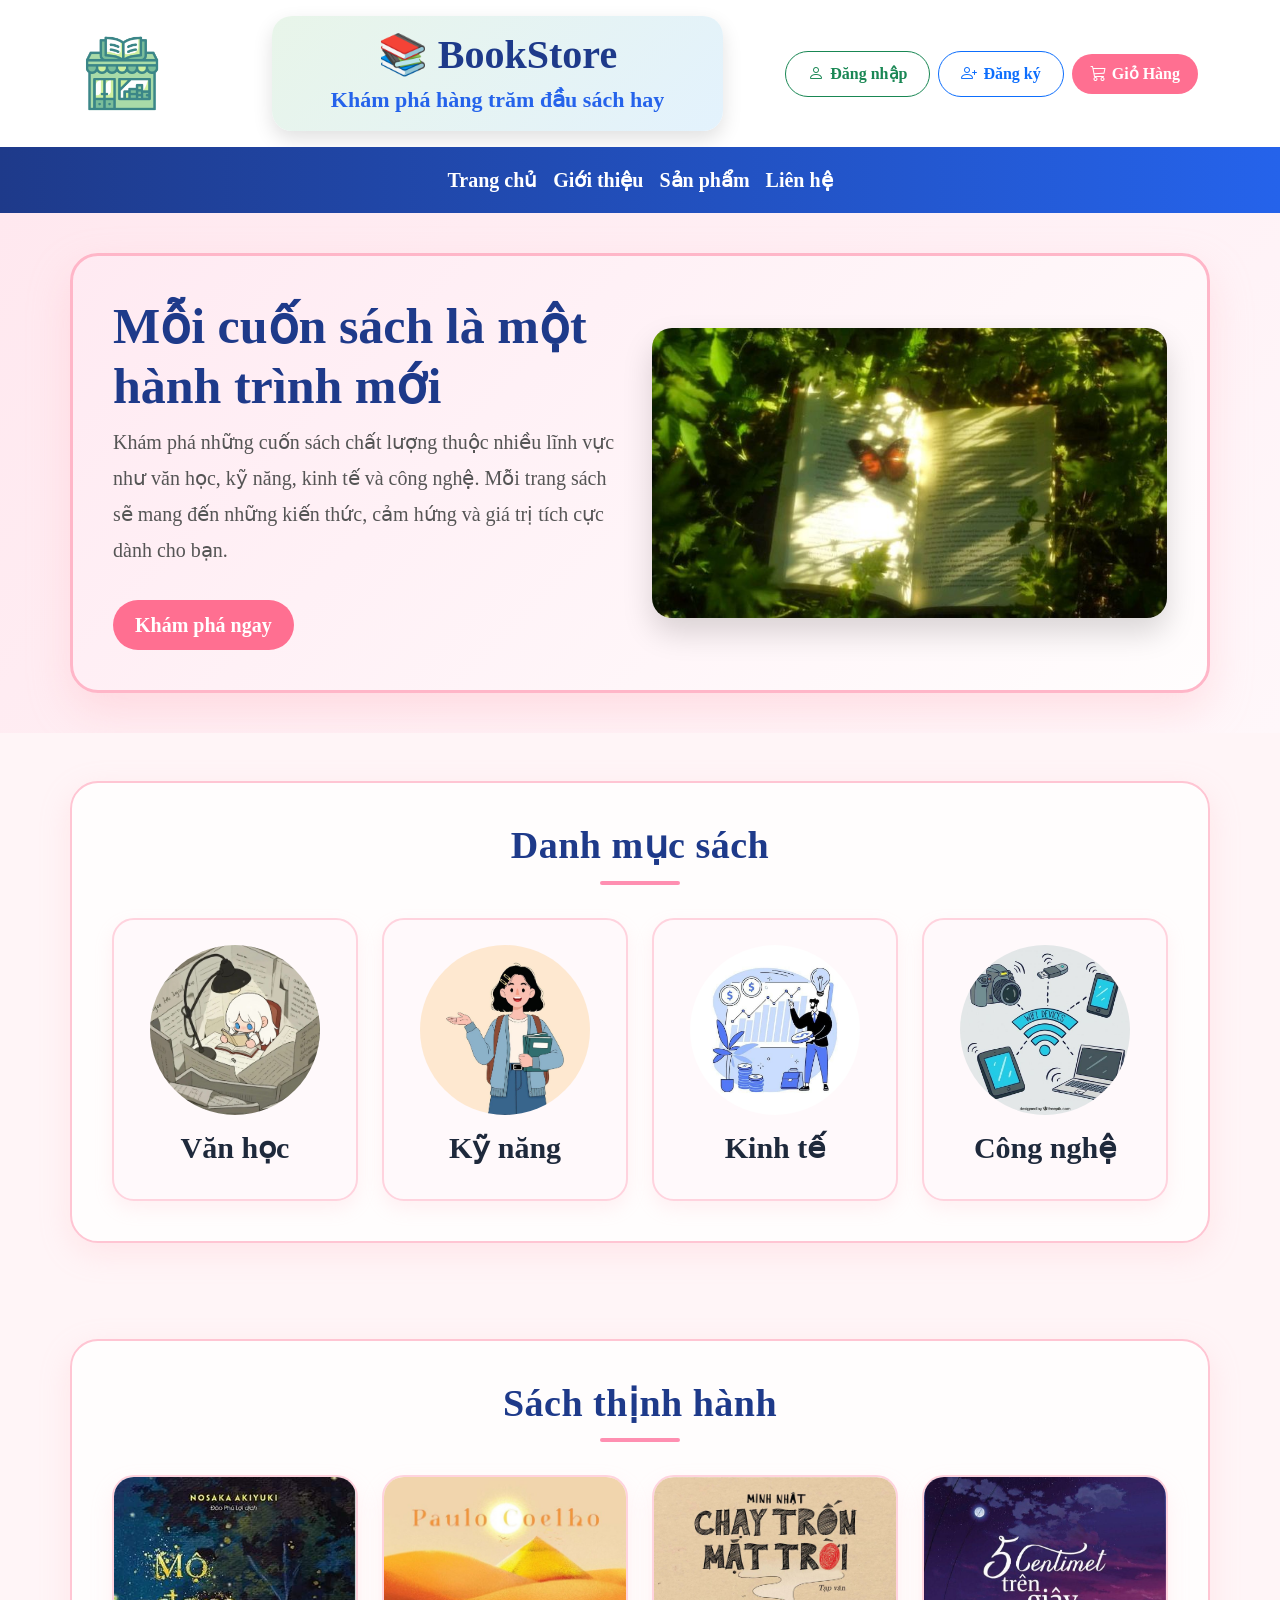
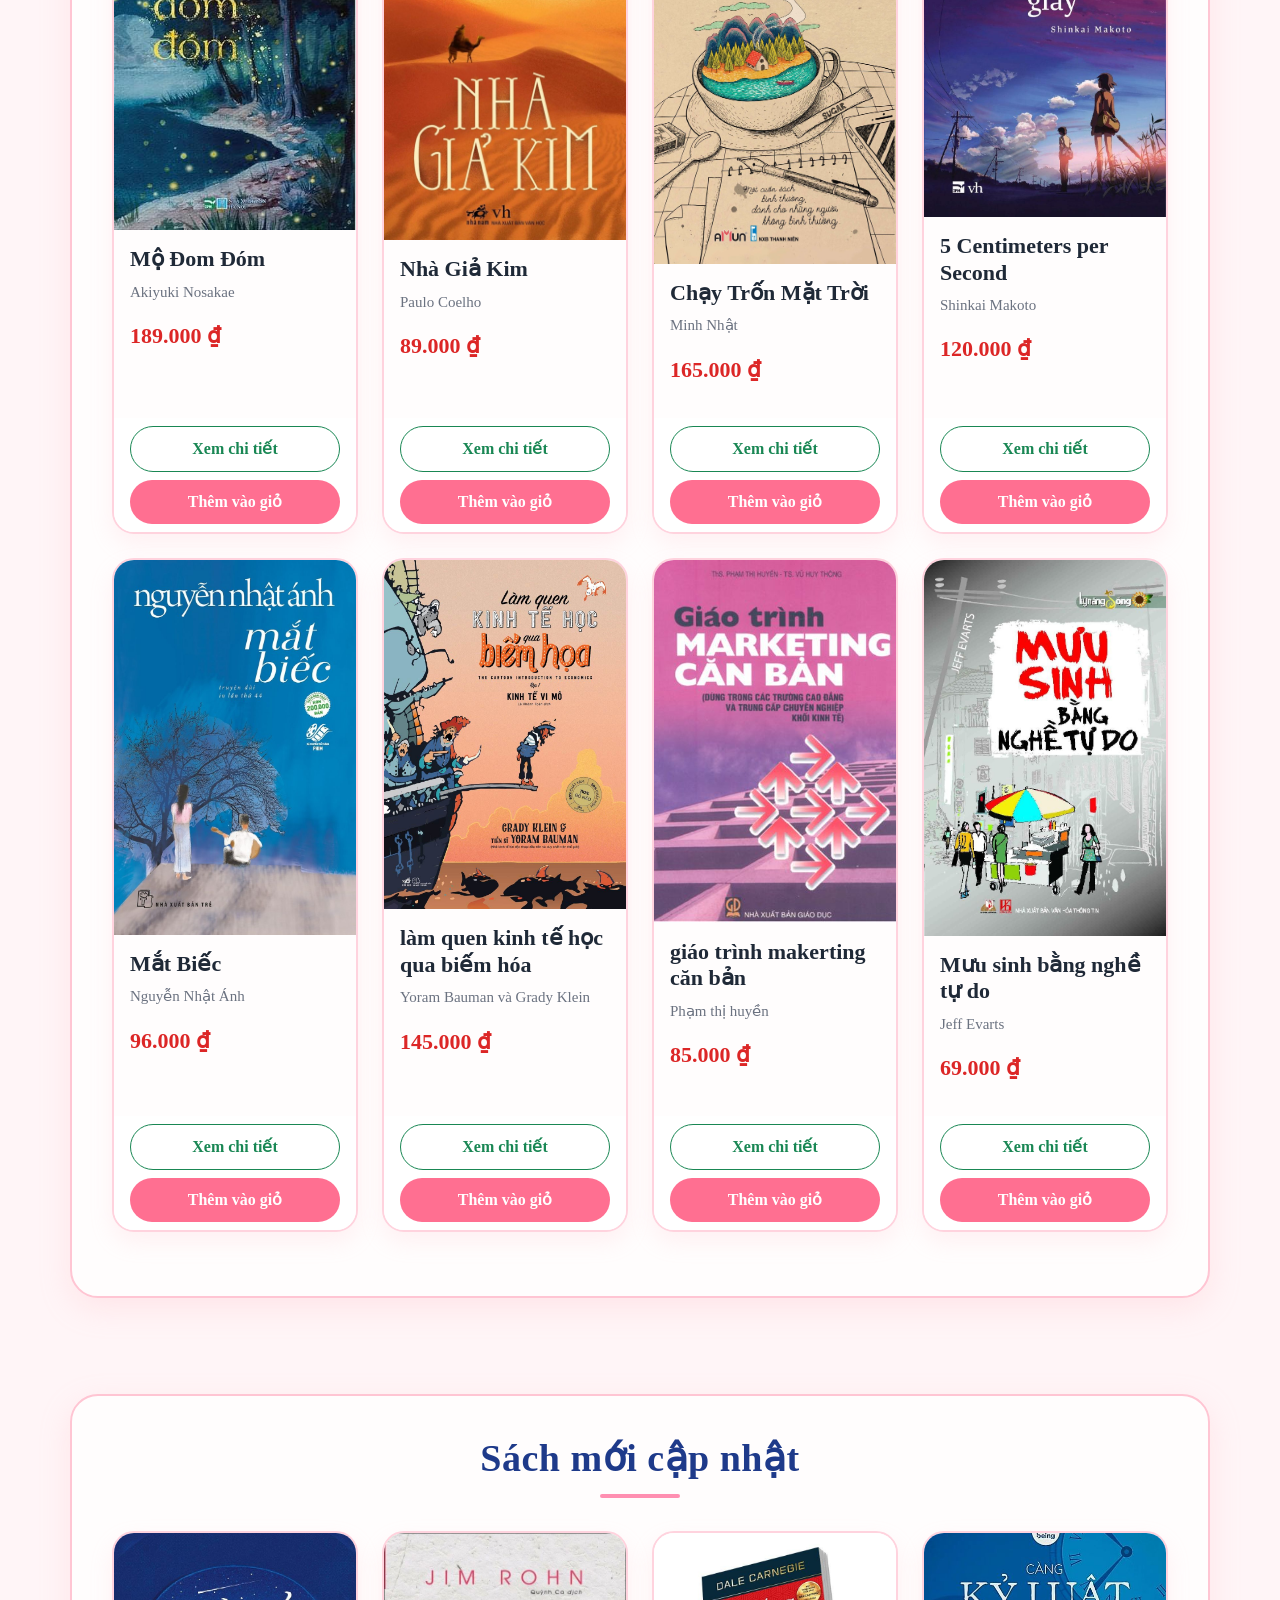
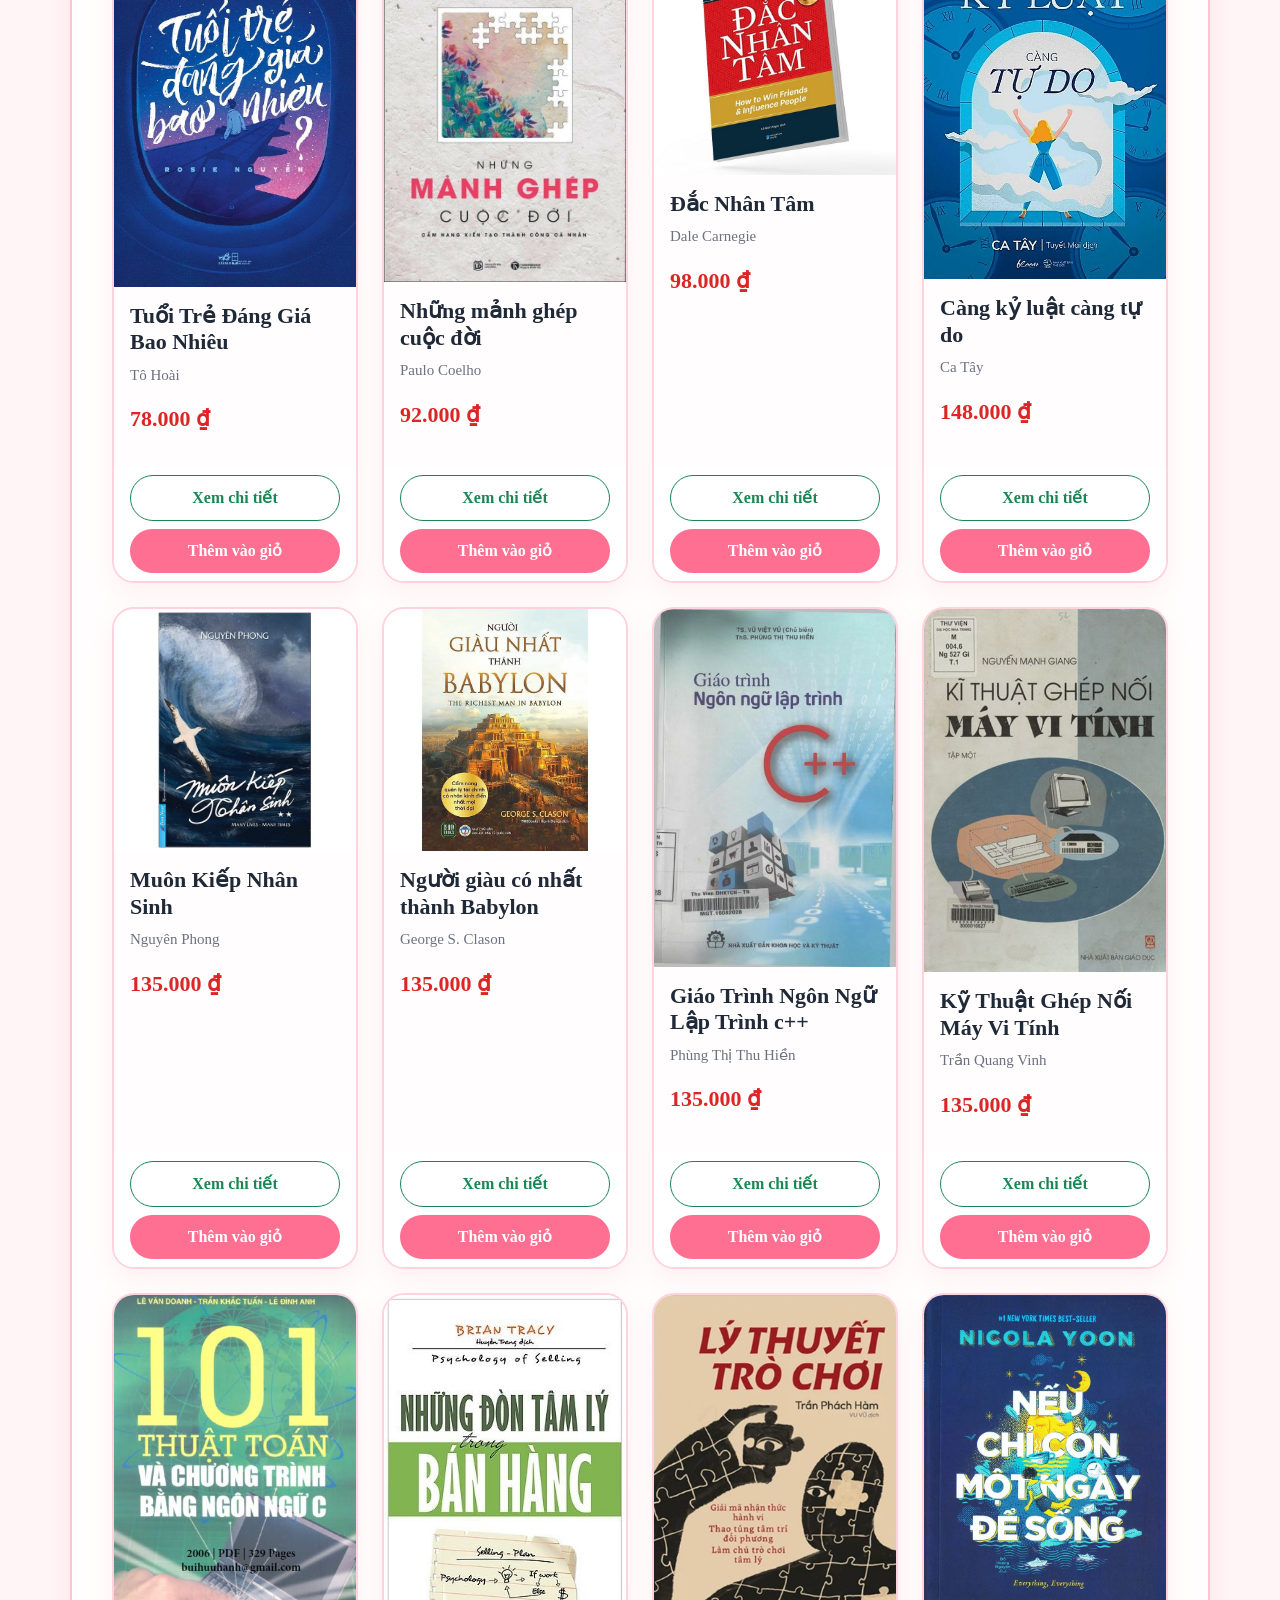
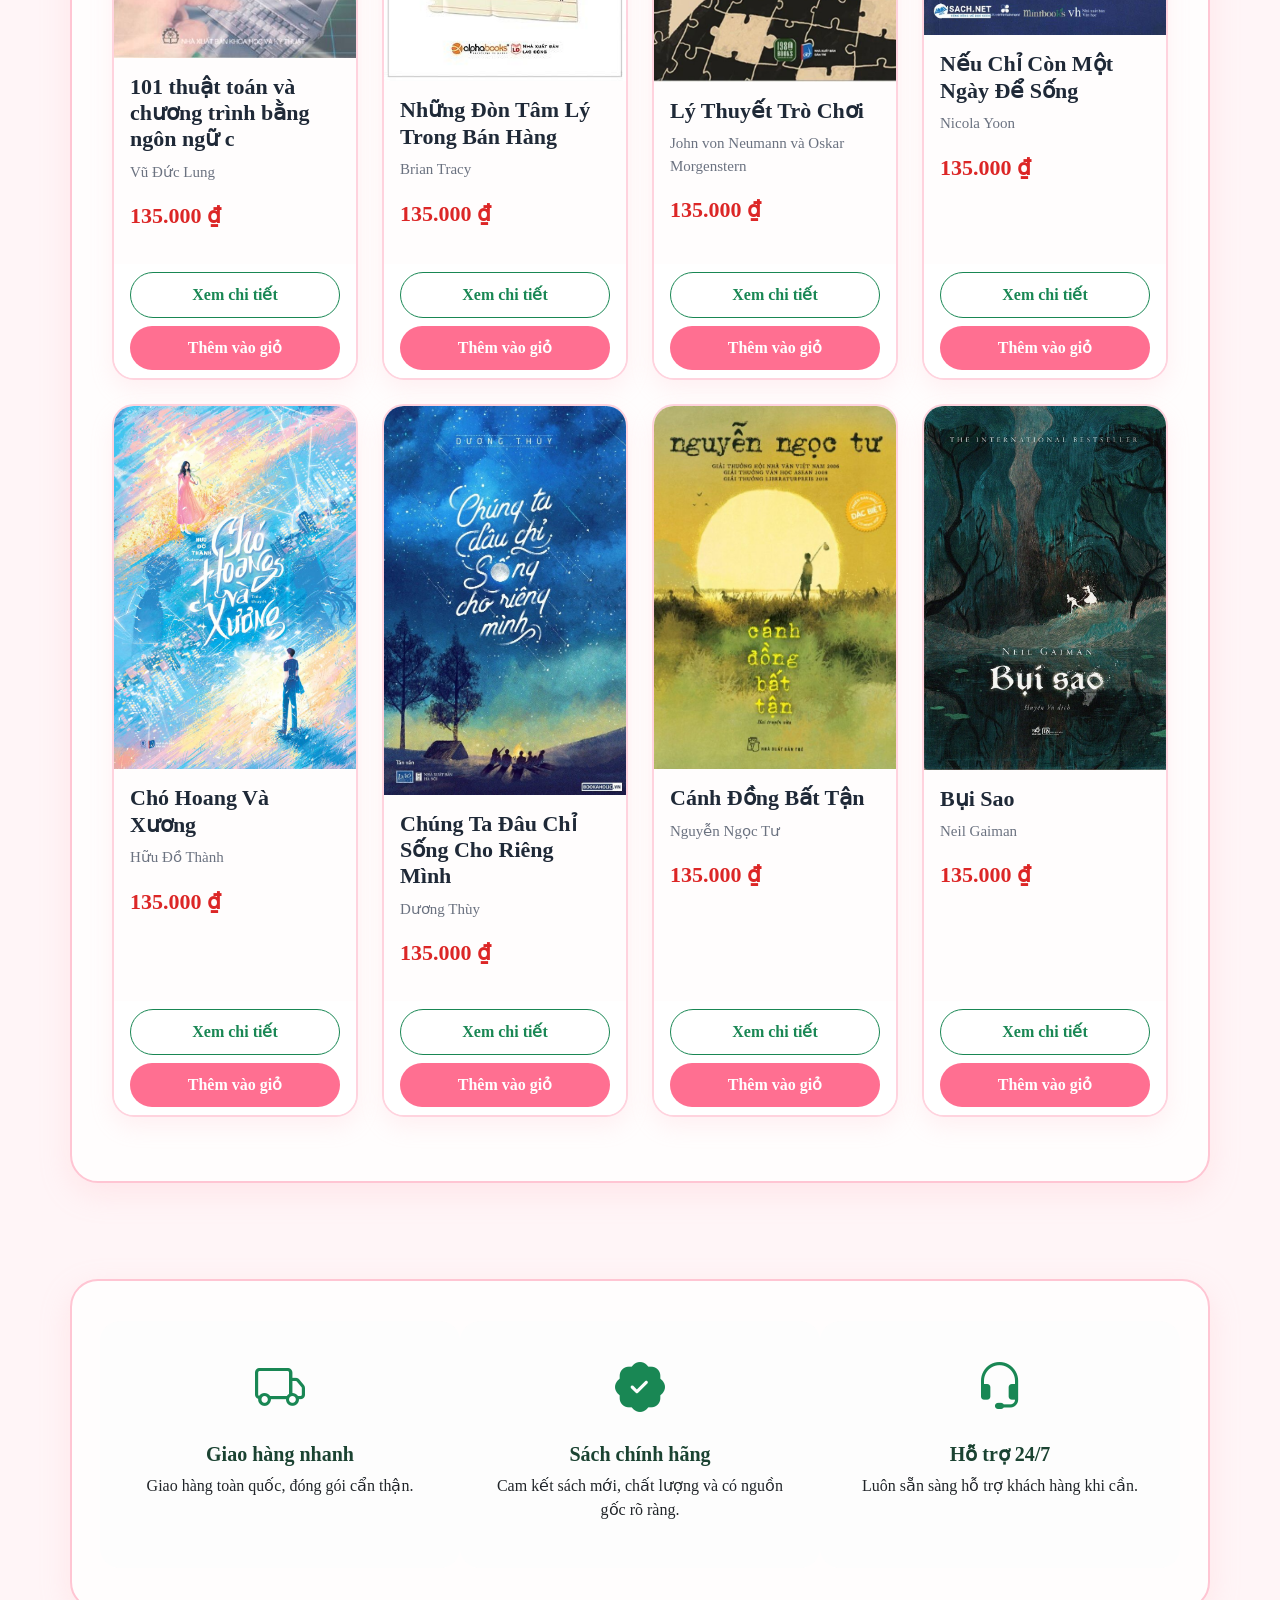
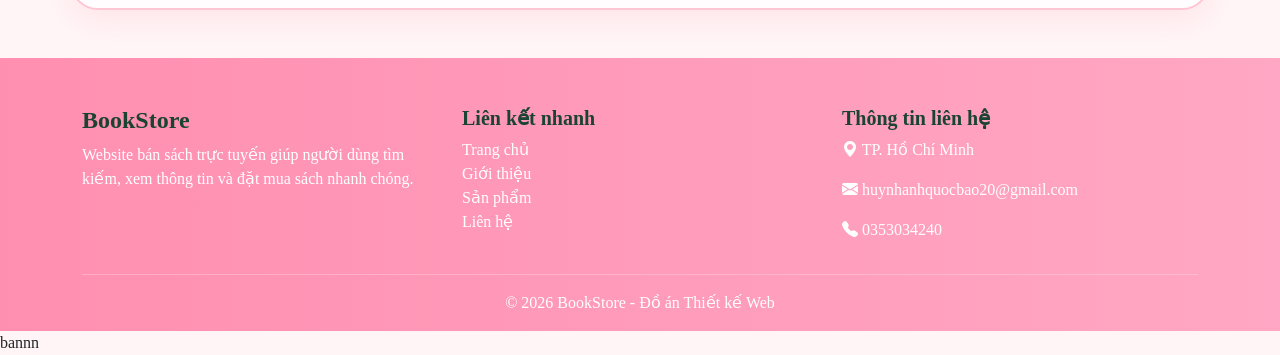
<file: index.html>
<!DOCTYPE html>
<html lang="vi">

<head>
    <meta charset="UTF-8">
    <meta name="viewport" content="width=device-width, initial-scale=1.0">

    <title>BookStore | Trang chủ</title>

    <!-- Bootstrap -->
    <link href="https://cdn.jsdelivr.net/npm/bootstrap@5.3.3/dist/css/bootstrap.min.css" rel="stylesheet">

    <!-- Bootstrap Icons -->
    <link href="https://cdn.jsdelivr.net/npm/bootstrap-icons@1.11.3/font/bootstrap-icons.css" rel="stylesheet">

    <!-- CSS -->
    <link rel="stylesheet" href="css/style.css">
</head>

<body>

    <!--================ HEADER =================-->

   <!--================ HEADER =================-->

<header class="top-header shadow-sm">

    <div class="container">

        <div class="row align-items-center py-3">

            <!-- Logo -->
            <div class="col-lg-2 text-center text-lg-start mb-3 mb-lg-0">

                <a href="../index.html" class="logo text-decoration-none">

                    <img src="assets/images/logo/logo.png" alt="Logo">

                </a>

            </div>

           <!-- Giới thiệu -->

<div class="col-lg-5 text-center mb-3 mb-lg-0">
    <div class="header-title">

        <h5 class="mb-1">
            📚 BookStore
        </h5>

        <small>
            Khám phá hàng trăm đầu sách hay
        </small>

    </div>

</div>

            <!-- Đăng nhập - Đăng ký - Giỏ -->
            <div class="col-lg-5 d-flex justify-content-end align-items-center gap-2 flex-wrap-0 header-action">

    <button
        class="btn btn-outline-success"
        data-bs-toggle="modal"
        data-bs-target="#loginModal">

        <i class="bi bi-person"></i>
        Đăng nhập

    </button>

    <button
        class="btn btn-outline-primary"
        data-bs-toggle="modal"
        data-bs-target="#registerModal">

        <i class="bi bi-person-plus"></i>
        Đăng ký

    </button>

    <button
        class="btn btn-success"
        data-bs-toggle="offcanvas"
        data-bs-target="#cartCanvas">

        <i class="bi bi-cart3"></i>
        Giỏ Hàng

    </button>

</div>

</div>

</div>

</header>

    <!--================ MENU =================-->

    <nav class="navbar navbar-expand-lg navbar-dark bg-success sticky-top">

        <div class="container">

            <button class="navbar-toggler"
                    data-bs-toggle="collapse"
                    data-bs-target="#menu">

                <span class="navbar-toggler-icon"></span>

            </button>

            <div class="collapse navbar-collapse"
                 id="menu">

                <ul class="navbar-nav mx-auto">

                    <li class="nav-item">

                        <a class="nav-link active"
                           href="index.html">

                            Trang chủ

                        </a>

                    </li>

                    <li class="nav-item">

                        <a class="nav-link"
                           href="html/gioi-thieu.html">

                            Giới thiệu

                        </a>

                    </li>

                    <li class="nav-item">

                        <a class="nav-link"
                           href="html/san-pham.html">

                            Sản phẩm

                        </a>

                    </li>

                    <li class="nav-item">

                        <a class="nav-link"
                           href="html/lien-he.html">

                            Liên hệ

                        </a>

                    </li>

                </ul>

            </div>

        </div>

    </nav>

    <!--================ BANNER =================-->

   <section class="banner">

    <div class="container">

        <div class="row align-items-center">

            <div class="col-lg-6">

                <h1>
                    Mỗi cuốn sách là một hành trình mới
                </h1>

                <p>
                    Khám phá những cuốn sách chất lượng thuộc nhiều lĩnh vực như
                    văn học, kỹ năng, kinh tế và công nghệ.
                    Mỗi trang sách sẽ mang đến những kiến thức,
                    cảm hứng và giá trị tích cực dành cho bạn.
                </p>

                <a href="html/san-pham.html"
                   class="btn btn-success btn-lg mt-3">

                    Khám phá ngay

                </a>

            </div>

            <div class="col-lg-6 text-center">

                <img src="assets/images/banner/banner.jpg"
                     class="img-fluid banner-img"
                     alt="Banner">

            </div>

        </div>

    </div>

</section>


    <!--================ DANH MỤC =================-->

<section class="category py-5">

        <div class="container">

            <div class="section-title">

                <h2>Danh mục sách</h2>

            </div>

            <div class="row g-4">

                <div class="col-md-3">

                    <div class="category-box" onclick="locDanhMuc(1)">

                        <img src="assets/images/icon/anhsang.jpg">

                        <h5>Văn học</h5>

                    </div>

                </div>

                <div class="col-md-3">

                    <div class="category-box" onclick="locDanhMuc(2)">

                        <img src="assets/images/icon/kynang.jpg">

                        <h5>Kỹ năng</h5>

                    </div>

                </div>

                <div class="col-md-3">

                    <div class="category-box" onclick="locDanhMuc(3)">

                        <img src="assets/images/icon/kinhte.jpg">

                        <h5>Kinh tế</h5>

                    </div>

                </div>

                <div class="col-md-3">

                    <div class="category-box" onclick="locDanhMuc(4)">

                        <img src="assets/images/icon/congnghe.jpg">

                        <h5>Công nghệ</h5>

                    </div>

                </div>

            </div>

        </div>

    </section>

    <!--================ SÁCH NỔI BẬT =================-->

    <section class="featured-book py-5">

        <div class="container">

            <div class="section-title">

                <h2>Sách thịnh hành</h2>

            </div>

            <div class="row"
                 id="featuredBooks">

                <!-- script.js render -->

            </div>

        </div>

    </section>
        <!--================ SÁCH MỚI =================-->

    <section class="new-book py-5">

        <div class="container">

            <div class="section-title">

                <h2>Sách mới cập nhật</h2>

            </div>

            <div class="row" id="newBooks">

                <!-- script.js render -->

            </div>

        </div>

    </section>

    <!--================ DỊCH VỤ =================-->

    <section class="service py-5">

        <div class="container">

            <div class="row text-center">

                <div class="col-md-4">

                    <i class="bi bi-truck fs-1 text-success"></i>

                    <h5 class="mt-3">Giao hàng nhanh</h5>

                    <p>
                        Giao hàng toàn quốc, đóng gói cẩn thận.
                    </p>

                </div>

                <div class="col-md-4">

                    <i class="bi bi-patch-check-fill fs-1 text-success"></i>

                    <h5 class="mt-3">Sách chính hãng</h5>

                    <p>
                        Cam kết sách mới, chất lượng và có nguồn gốc rõ ràng.
                    </p>

                </div>

                <div class="col-md-4">

                    <i class="bi bi-headset fs-1 text-success"></i>

                    <h5 class="mt-3">Hỗ trợ 24/7</h5>

                    <p>
                        Luôn sẵn sàng hỗ trợ khách hàng khi cần.
                    </p>

                </div>

            </div>

        </div>

    </section>

    <!--================ FOOTER =================-->

<footer class="footer pt-5">
        <div class="container">

            <div class="row">

                <div class="col-lg-4">

                    <h4>BookStore</h4>

                    <p>

                        Website bán sách trực tuyến giúp người dùng
                        tìm kiếm, xem thông tin và đặt mua sách
                        nhanh chóng.

                    </p>

                </div>

                <div class="col-lg-4">

                    <h5>Liên kết nhanh</h5>

                    <ul class="list-unstyled">

                        <li>

                            <a href="index.html" class="text-white text-decoration-none">

                                Trang chủ

                            </a>

                        </li>

                        <li>

                            <a href="html/gioi-thieu.html" class="text-white text-decoration-none">

                                Giới thiệu

                            </a>

                        </li>

                        <li>

                            <a href="html/san-pham.html" class="text-white text-decoration-none">

                                Sản phẩm

                            </a>

                        </li>

                        <li>

                            <a href="html/lien-he.html" class="text-white text-decoration-none">

                                Liên hệ

                            </a>

                        </li>

                    </ul>

                </div>

                <div class="col-lg-4">

                    <h5>Thông tin liên hệ</h5>

                    <p>

                        <i class="bi bi-geo-alt-fill"></i>

                        TP. Hồ Chí Minh

                    </p>

                    <p>

                        <i class="bi bi-envelope-fill"></i>

                        huynhanhquocbao20@gmail.com

                    </p>

                    <p>

                        <i class="bi bi-telephone-fill"></i>

                        0353034240

                    </p>

                </div>

            </div>

            <hr>

            <div class="text-center pb-3">

                © 2026 BookStore - Đồ án Thiết kế Web

            </div>

        </div>

    </footer>

    <!--================ MODAL ĐĂNG NHẬP =================-->

    <div class="modal fade" id="loginModal">

        <div class="modal-dialog">

            <div class="modal-content">

                <div class="modal-header">

                    <h5>Đăng nhập</h5>

                    <button class="btn-close"
                            data-bs-dismiss="modal"></button>

                </div>

                <div class="modal-body">

                    <form id="loginForm">

                        <input type="email"
                               class="form-control mb-3"
                               placeholder="Email">

                        <input type="password"
                               class="form-control mb-3"
                               placeholder="Mật khẩu">

                        <button class="btn btn-success w-100">

                            Đăng nhập

                        </button>

                    </form>

                    <div class="text-center mt-3">

                        Chưa có tài khoản?

                        <a href="#"
                           data-bs-dismiss="modal"
                           data-bs-toggle="modal"
                           data-bs-target="#registerModal">

                            Đăng ký

                        </a>

                    </div>

                </div>

            </div>

        </div>

    </div>

    <!--================ MODAL ĐĂNG KÝ =================-->

    <div class="modal fade" id="registerModal">

        <div class="modal-dialog">

            <div class="modal-content">

                <div class="modal-header">

                    <h5>Đăng ký</h5>

                    <button class="btn-close"
                            data-bs-dismiss="modal"></button>

                </div>

                <div class="modal-body">

                    <form id="registerForm">

                        <input class="form-control mb-3"
                               placeholder="Họ và tên">

                        <input class="form-control mb-3"
                               placeholder="Email">

                        <input class="form-control mb-3"
                               placeholder="Số điện thoại">

                        <input class="form-control mb-3"
                               placeholder="Địa chỉ">

                        <input type="password"
                               class="form-control mb-3"
                               placeholder="Mật khẩu">

                        <input type="password"
                               class="form-control mb-3"
                               placeholder="Nhập lại mật khẩu">

                        <button class="btn btn-success w-100">

                            Đăng ký

                        </button>

                    </form>

                </div>

            </div>

        </div>

    </div>

    <!--================ GIỎ HÀNG =================-->

    <div class="offcanvas offcanvas-end"
         tabindex="-1"
         id="cartCanvas">

        <div class="offcanvas-header">

            <h5>Giỏ hàng</h5>

            <button class="btn-close"
                    data-bs-dismiss="offcanvas"></button>

        </div>

        <div class="offcanvas-body">

            <div id="cartItems">

                <p class="text-center">

                    Chưa có sản phẩm nào.

                </p>

            </div>

            <hr>

            <h5>

                Tổng tiền:

                <span id="cartTotal">

                    0₫

                </span>

            </h5>

            <button class="btn btn-success w-100 mt-3">

                Đặt hàng

            </button>

        </div>

    </div>

    <!-- Bootstrap -->

    <script src="https://cdn.jsdelivr.net/npm/bootstrap@5.3.3/dist/js/bootstrap.bundle.min.js"></script>

    <!-- JavaScript -->

    <script src="js/database.js"></script>
    <script src="js/script.js"></script>
    <script src="js/search.js"></script>
    <script src="js/cart.js"></script>
    <script src="js/login.js"></script>

</body>

</html> bannn
</file>
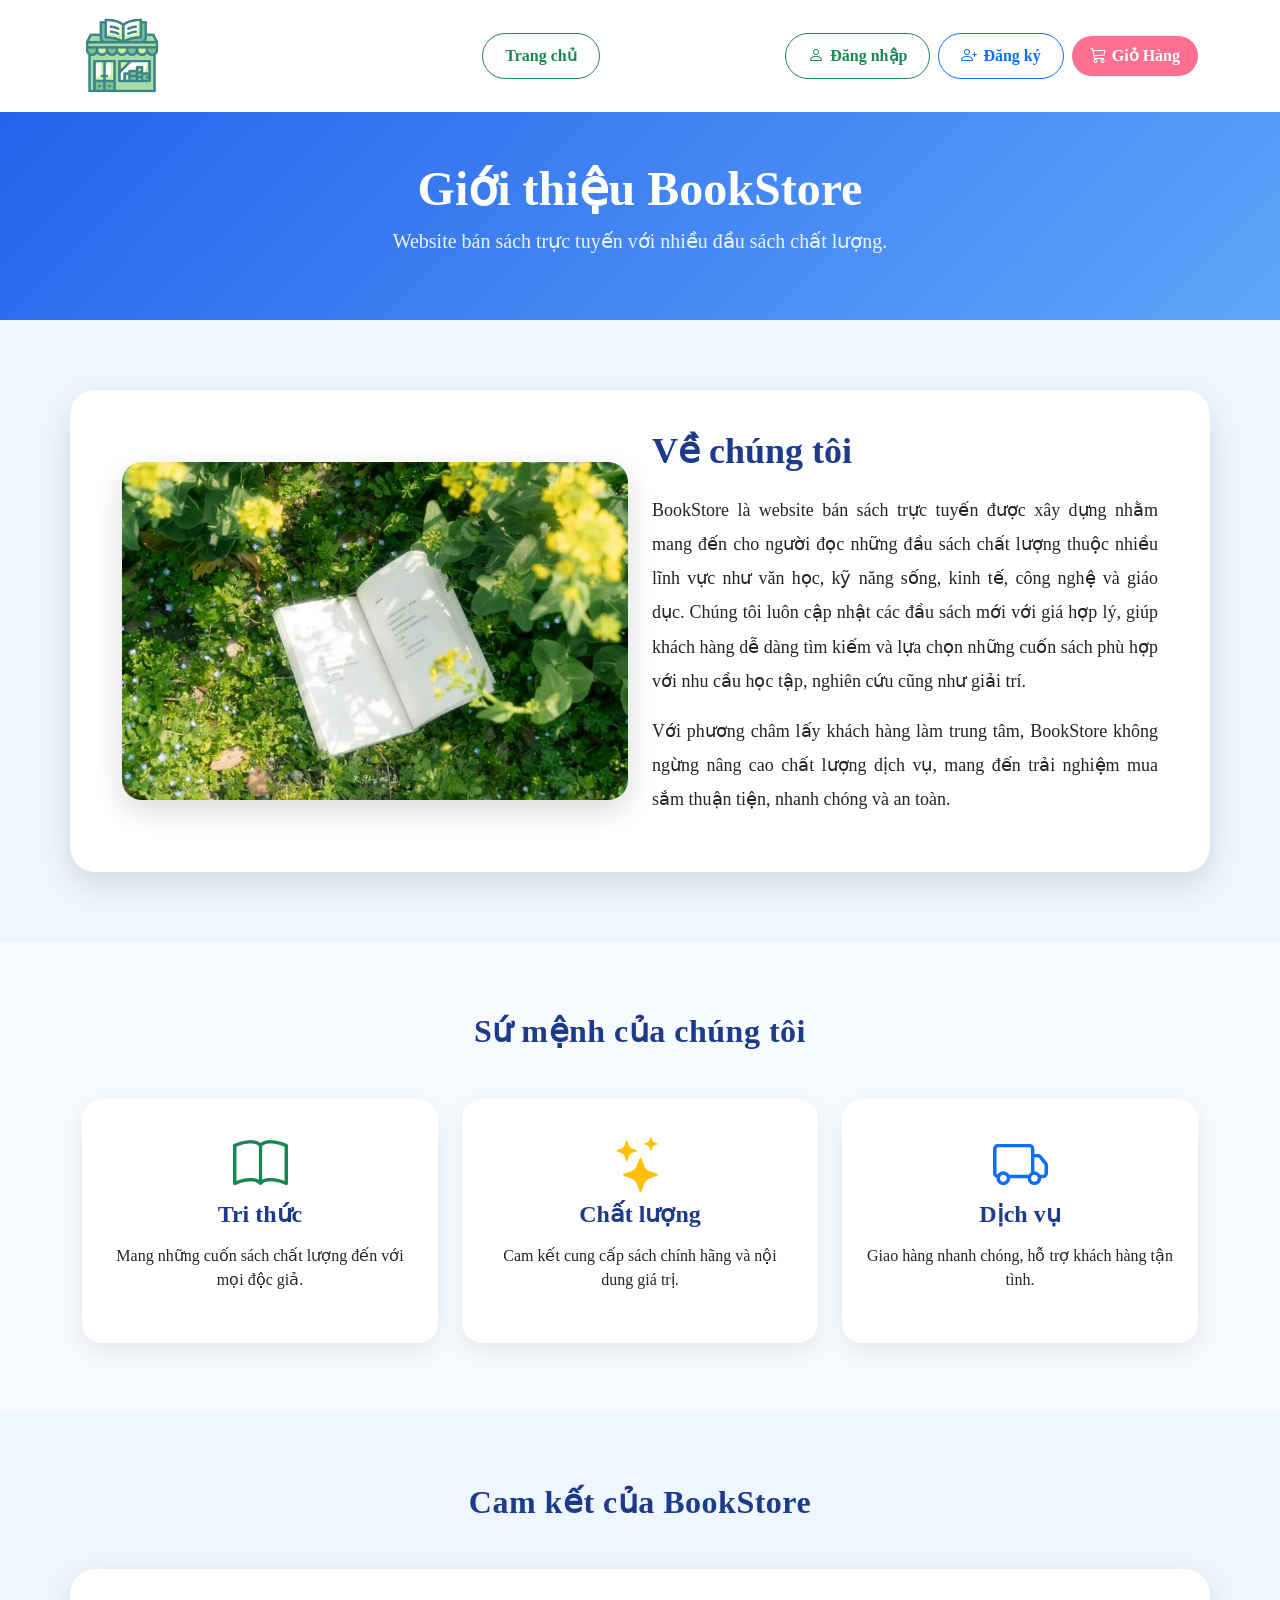
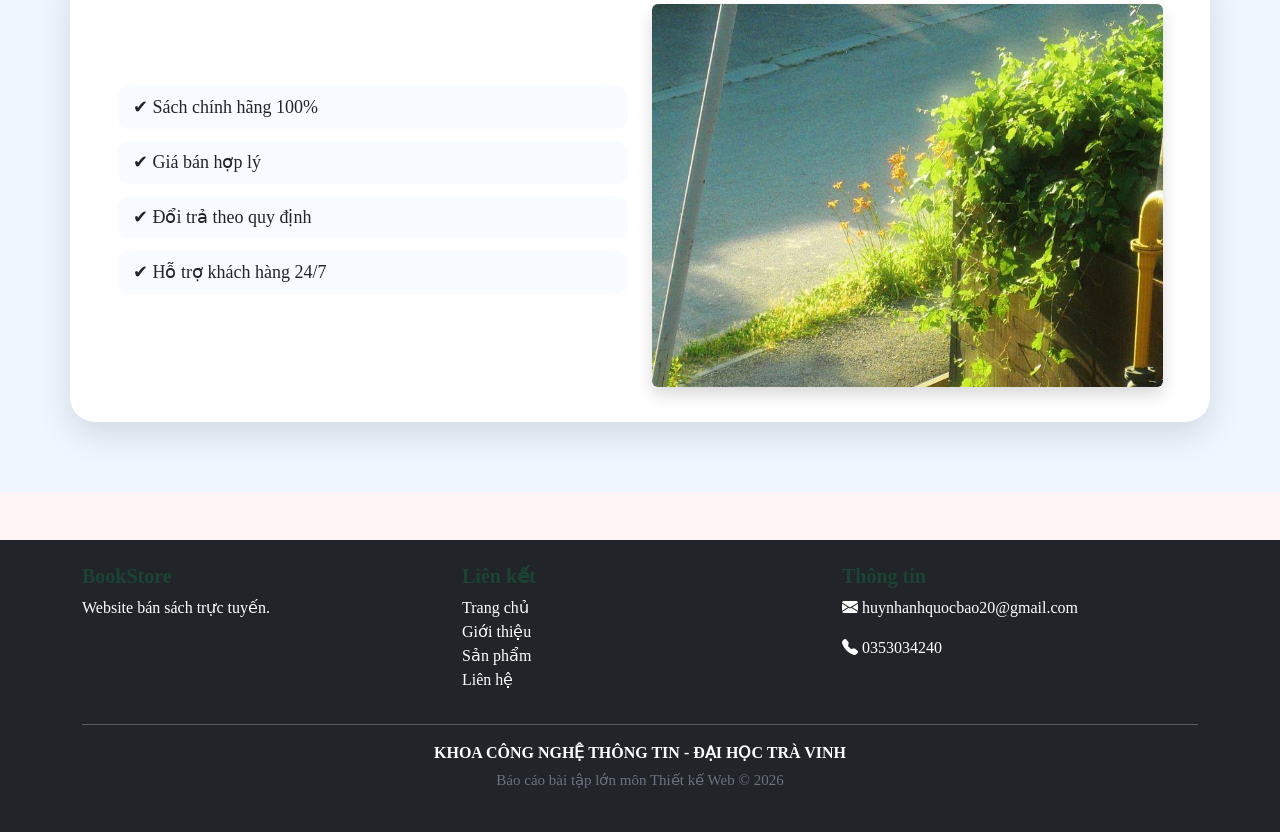
<file: html/gioi-thieu.html>
<!DOCTYPE html>
<html lang="vi">

<head>

    <meta charset="UTF-8">
    <meta name="viewport" content="width=device-width, initial-scale=1.0">

    <title>Giới thiệu | BookStore</title>

    <!-- Bootstrap -->

    <link href="https://cdn.jsdelivr.net/npm/bootstrap@5.3.3/dist/css/bootstrap.min.css"
          rel="stylesheet">

    <!-- Bootstrap Icons -->

    <link href="https://cdn.jsdelivr.net/npm/bootstrap-icons@1.11.3/font/bootstrap-icons.css"
          rel="stylesheet">

    <!-- CSS -->

    <link rel="stylesheet"
href="../css/style.css">

    <link rel="stylesheet"

</head>

<body>
<!-- HEADER -->

<header class="top-header shadow-sm">

    <div class="container">

        <div class="row align-items-center py-3">

            <!-- Logo -->

            <div class="col-lg-2">

                <a href="../index.html" class="logo text-decoration-none">

                    <img src="../assets/images/logo/logo.png"
                         alt="Logo">

                </a>

            </div>
            <!-- Menu -->

            <div class="col-lg-6 text-center">

                <a href="../index.html"
                   class="btn btn-outline-success me-2">

                    Trang chủ

                </a>
            </div>

            <!-- Tài khoản + Giỏ -->

<div class="col-lg-4 d-flex justify-content-end align-items-center gap-2 header-action">

    <button
        class="btn btn-outline-success"
        data-bs-toggle="modal"
        data-bs-target="#loginModal">

        <i class="bi bi-person"></i>
        Đăng nhập

    </button>

    <button
        class="btn btn-outline-primary"
        data-bs-toggle="modal"
        data-bs-target="#registerModal">

        <i class="bi bi-person-plus"></i>
        Đăng ký

    </button>

    <button
        class="btn btn-success"
        data-bs-toggle="offcanvas"
        data-bs-target="#cartCanvas">

        <i class="bi bi-cart3"></i>
        Giỏ Hàng

    </button>

</div>
</div>
</div>

</header>

<!-- Banner -->
<section class="about-banner py-5">
    <div class="container text-center">
        <h1 class="fw-bold">Giới thiệu BookStore</h1>
        <p class="lead">Website bán sách trực tuyến với nhiều đầu sách chất lượng.</p>
    </div>
</section>

<!-- Giới thiệu -->
<section class="about-content">
    <div class="container">
        <div class="row align-items-center">

            <div class="col-lg-6">
                <img src="../assets/images/banner/bookstore.jpg"
                     class="img-fluid">
            </div>

            <div class="col-lg-6">
                <h3>Về chúng tôi</h3>

                <p>
                    BookStore là website bán sách trực tuyến được xây dựng nhằm mang đến cho người đọc
                    những đầu sách chất lượng thuộc nhiều lĩnh vực như văn học, kỹ năng sống, kinh tế,
                    công nghệ và giáo dục. Chúng tôi luôn cập nhật các đầu sách mới với giá hợp lý,
                    giúp khách hàng dễ dàng tìm kiếm và lựa chọn những cuốn sách phù hợp với nhu cầu học tập,
                    nghiên cứu cũng như giải trí.
                </p>

                <p>
                    Với phương châm lấy khách hàng làm trung tâm, BookStore không ngừng nâng cao chất lượng
                    dịch vụ, mang đến trải nghiệm mua sắm thuận tiện, nhanh chóng và an toàn.
                </p>
            </div>

        </div>
    </div>
</section>

<!-- Sứ mệnh -->
<section class="mission-section">
    <div class="container">

        <div class="text-center mb-5">
            <h2>Sứ mệnh của chúng tôi</h2>
        </div>

        <div class="row">

            <div class="col-md-4">
                <div class="mission-box text-center">
                    <i class="bi bi-book display-4 text-success"></i>
                    <h4>Tri thức</h4>
                    <p>Mang những cuốn sách chất lượng đến với mọi độc giả.</p>
                </div>
            </div>

            <div class="col-md-4">
                <div class="mission-box text-center">
                    <i class="bi bi-stars display-4 text-warning"></i>
                    <h4>Chất lượng</h4>
                    <p>Cam kết cung cấp sách chính hãng và nội dung giá trị.</p>
                </div>
            </div>

            <div class="col-md-4">
                <div class="mission-box text-center">
                    <i class="bi bi-truck display-4 text-primary"></i>
                    <h4>Dịch vụ</h4>
                    <p>Giao hàng nhanh chóng, hỗ trợ khách hàng tận tình.</p>
                </div>
            </div>

        </div>

    </div>
</section>

<!-- Cam kết -->
<section class="commit-section">
    <div class="container">

        <div class="text-center mb-5">
            <h2>Cam kết của BookStore</h2>
        </div>

        <div class="row align-items-center">

            <div class="col-lg-6">
                <ul class="list-group">
                    <li class="list-group-item">✔ Sách chính hãng 100%</li>
                    <li class="list-group-item">✔ Giá bán hợp lý</li>
                    <li class="list-group-item">✔ Đổi trả theo quy định</li>
                    <li class="list-group-item">✔ Hỗ trợ khách hàng 24/7</li>
                </ul>
            </div>

            <div class="col-lg-6">
                <img src="../assets/images/banner/library.jpg"
                     class="img-fluid rounded shadow">
            </div>

        </div>

    </div>
</section>

<!-- Footer -->

<footer class="bg-dark text-white py-4 mt-5">

    <div class="container">

        <div class="row">

            <div class="col-md-4">

                <h5>BookStore</h5>

                <p>Website bán sách trực tuyến.</p>

            </div>

            <div class="col-md-4">

                <h5>Liên kết</h5>

                <ul class="list-unstyled">

                    <li><a href="../index.html" class="text-white text-decoration-none">Trang chủ</a></li>

                    <li><a href="gioi-thieu.html" class="text-white text-decoration-none">Giới thiệu</a></li>

                    <li><a href="san-pham.html" class="text-white text-decoration-none">Sản phẩm</a></li>

                    <li><a href="lien-he.html" class="text-white text-decoration-none">Liên hệ</a></li>

                </ul>

            </div>

            <div class="col-md-4">

                <h5>Thông tin</h5>

                <p><i class="bi bi-envelope-fill"></i> huynhanhquocbao20@gmail.com</p>

                <p><i class="bi bi-telephone-fill"></i> 0353034240</p>

            </div>

        </div>

        <hr>

        <p class="text-center mb-1 fw-bold">
            KHOA CÔNG NGHỆ THÔNG TIN - ĐẠI HỌC TRÀ VINH
        </p>

        <p class="text-center small text-muted">
            Báo cáo bài tập lớn môn Thiết kế Web © 2026
        </p>

    </div>

</footer>
<!--================================================-->
<!-- MODAL ĐĂNG NHẬP -->
<!--================================================-->

<div class="modal fade" id="loginModal" tabindex="-1">

    <div class="modal-dialog">

        <div class="modal-content">

            <div class="modal-header bg-success text-white">

                <h5 class="modal-title">

                    <i class="bi bi-person-circle"></i>

                    Đăng nhập

                </h5>

                <button class="btn-close btn-close-white"
                        data-bs-dismiss="modal"></button>

            </div>

            <div class="modal-body">

                <form>

                    <div class="mb-3">

                        <label>Email</label>

                        <input type="email"
                               class="form-control"
                               placeholder="Nhập email">

                    </div>

                    <div class="mb-3">

                        <label>Mật khẩu</label>

                        <input type="password"
                               class="form-control"
                               placeholder="Nhập mật khẩu">

                    </div>

                    <button class="btn btn-success w-100">

                        Đăng nhập

                    </button>

                </form>

            </div>

        </div>

    </div>

</div>

<!--================================================-->
<!-- MODAL ĐĂNG KÝ -->
<!--================================================-->

<div class="modal fade" id="registerModal" tabindex="-1">

    <div class="modal-dialog">

        <div class="modal-content">

            <div class="modal-header bg-primary text-white">

                <h5 class="modal-title">

                    <i class="bi bi-person-plus"></i>

                    Đăng ký

                </h5>

                <button class="btn-close btn-close-white"
                        data-bs-dismiss="modal"></button>

            </div>

            <div class="modal-body">

                <form>

                    <div class="mb-3">

                        <label>Họ và tên</label>

                        <input type="text"
                               class="form-control">

                    </div>

                    <div class="mb-3">

                        <label>Email</label>

                        <input type="email"
                               class="form-control">

                    </div>

                    <div class="mb-3">

                        <label>Mật khẩu</label>

                        <input type="password"
                               class="form-control">

                    </div>

                    <div class="mb-3">

                        <label>Nhập lại mật khẩu</label>

                        <input type="password"
                               class="form-control">

                    </div>

                    <button class="btn btn-primary w-100">

                        Đăng ký

                    </button>

                </form>

            </div>

        </div>

    </div>

</div>

<!--================================================-->
<!-- OFFCANVAS GIỎ HÀNG -->
<!--================================================-->

<div class="offcanvas offcanvas-end"
     tabindex="-1"
     id="cartCanvas">

    <div class="offcanvas-header">

        <h5>

            <i class="bi bi-cart3"></i>

            Giỏ hàng

        </h5>

        <button class="btn-close"
                data-bs-dismiss="offcanvas"></button>

    </div>

    <div class="offcanvas-body">

        <div id="cartItems">

            <p class="text-center text-muted">

                Chưa có sản phẩm nào.

            </p>

        </div>

        <hr>

        <div class="d-flex justify-content-between">

            <strong>Tổng tiền:</strong>

            <strong id="cartTotal">

                0 ₫

            </strong>

        </div>

        <button class="btn btn-success w-100 mt-3">

            Thanh toán

        </button>

    </div>

</div>
<script src="https://cdn.jsdelivr.net/npm/bootstrap@5.3.3/dist/js/bootstrap.bundle.min.js"></script>

</body>

</html>
</file>
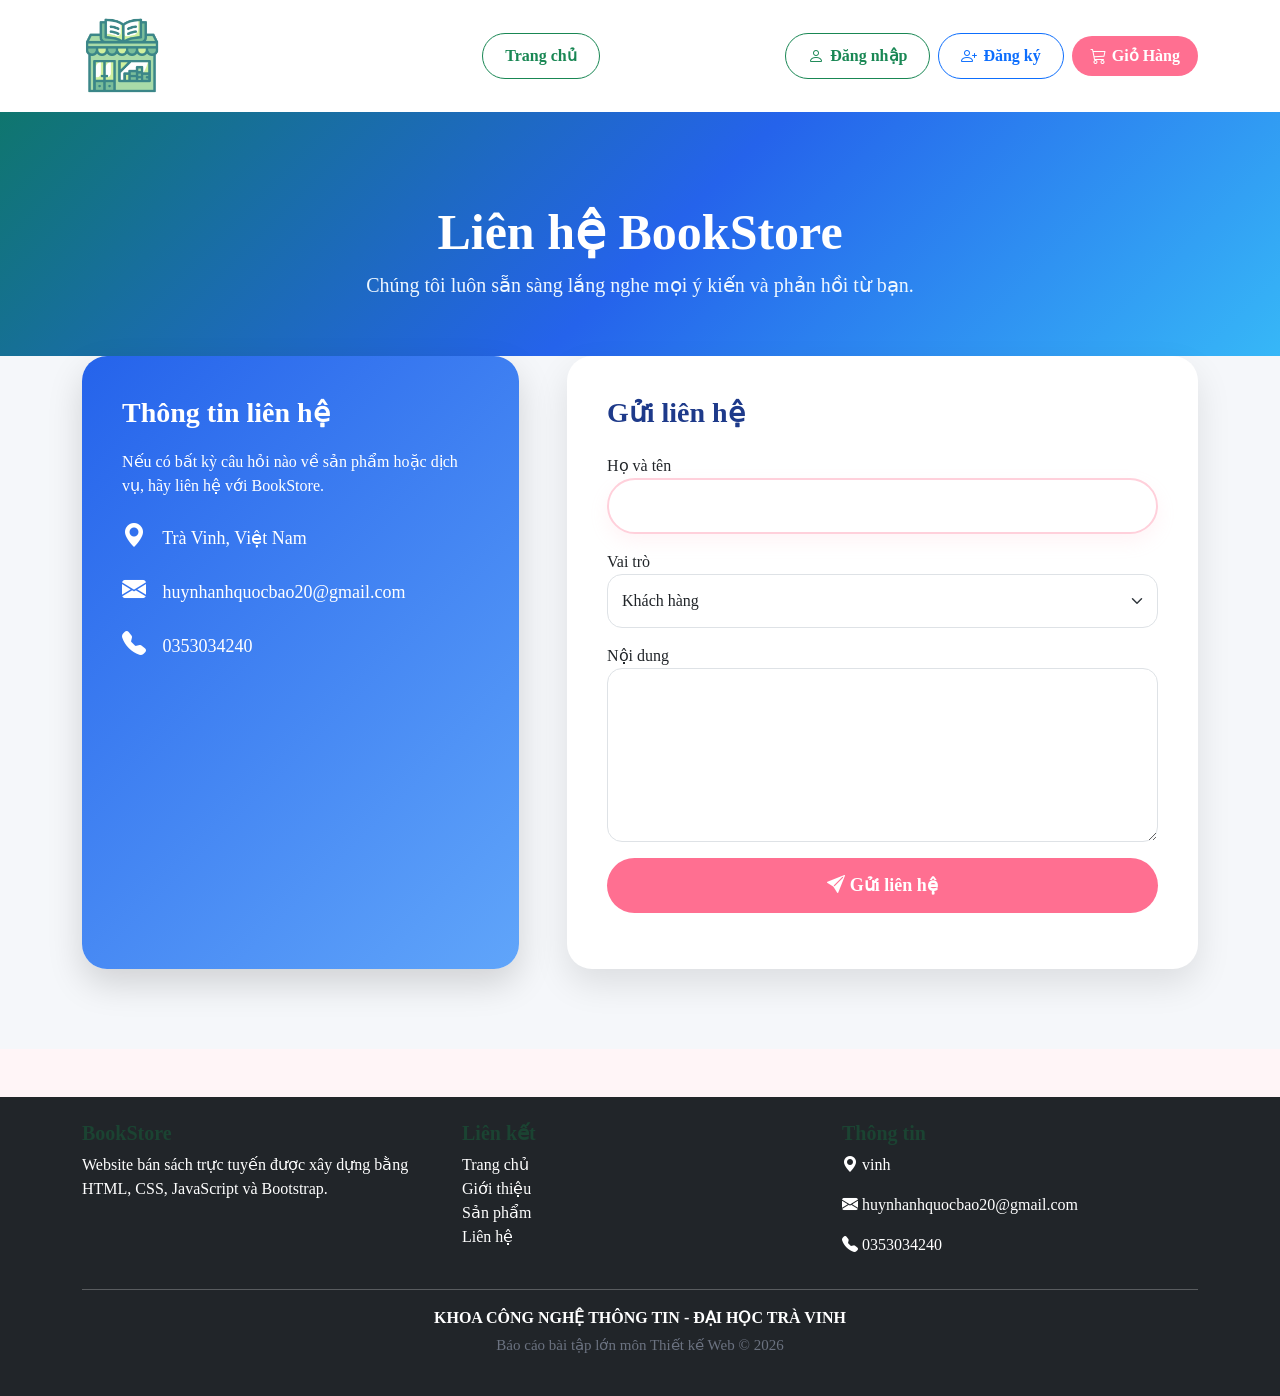
<file: html/lien-he.html>
</div>
<!DOCTYPE html>
<html lang="vi">

<head>

    <meta charset="UTF-8">

    <meta name="viewport" content="width=device-width, initial-scale=1.0">

    <title>Liên hệ | BookStore</title>

    <!-- Bootstrap -->

    <link href="https://cdn.jsdelivr.net/npm/bootstrap@5.3.3/dist/css/bootstrap.min.css"
          rel="stylesheet">

    <!-- Bootstrap Icons -->

    <link href="https://cdn.jsdelivr.net/npm/bootstrap-icons@1.11.3/font/bootstrap-icons.css"
          rel="stylesheet">

    <!-- CSS -->

    <link rel="stylesheet"
          href="../css/style.css">

</head>

<body class="d-flex flex-column min-vh-100">

<!--================ HEADER =================-->

<header class="top-header shadow-sm">

    <div class="container">

        <div class="row align-items-center py-3">

            <!-- Logo -->

            <div class="col-lg-2">

                <a href="../index.html" class="logo text-decoration-none">

                    <img src="../assets/images/logo/logo.png"
                         alt="Logo">

                </a>

            </div>


            <!-- Menu -->

            <div class="col-lg-6 text-center">

                <a href="../index.html"
                   class="btn btn-outline-success me-2">

                    Trang chủ

            </a>
            </div>
            <!-- Tài khoản + Giỏ -->

<div class="col-lg-4 d-flex justify-content-end align-items-center gap-2 header-action">
    <button
        class="btn btn-outline-success"
        data-bs-toggle="modal"
        data-bs-target="#loginModal">

        <i class="bi bi-person"></i>
        Đăng nhập

    </button>

    <button
        class="btn btn-outline-primary"
        data-bs-toggle="modal"
        data-bs-target="#registerModal">

        <i class="bi bi-person-plus"></i>
        Đăng ký

    </button>

    <button
        class="btn btn-success"
        data-bs-toggle="offcanvas"
        data-bs-target="#cartCanvas">

        <i class="bi bi-cart3"></i>
        Giỏ Hàng

    </button>

</div>

</header>

<!--================ TIÊU ĐỀ =================-->

<!--================ BANNER =================-->

<section class="contact-banner">

    <div class="container text-center">

        <h1>Liên hệ BookStore</h1>

        <p>

            Chúng tôi luôn sẵn sàng lắng nghe mọi ý kiến và phản hồi từ bạn.

        </p>

    </div>

</section>

<!--================ FORM =================-->

<section class="contact-section">

    <div class="container">

        <div class="row g-5">

            <!-- Thông tin -->

            <div class="col-lg-5">

                <div class="contact-info">

                    <h3>Thông tin liên hệ</h3>

                    <p>
                        Nếu có bất kỳ câu hỏi nào về sản phẩm hoặc dịch vụ,
                        hãy liên hệ với BookStore.
                    </p>

                    <div class="info-item">
                        <i class="bi bi-geo-alt-fill"></i>
                        Trà Vinh, Việt Nam
                    </div>

                    <div class="info-item">
                        <i class="bi bi-envelope-fill"></i>
                        huynhanhquocbao20@gmail.com
                    </div>

                    <div class="info-item">
                        <i class="bi bi-telephone-fill"></i>
                        0353034240
                    </div>

                </div>

            </div>

            <!-- Form -->

            <div class="col-lg-7">

                <div class="contact-form">

                    <h3 class="mb-4">

                        Gửi liên hệ

                    </h3>

                    <form id="contactForm">

                        <div class="mb-3">

                            <label>Họ và tên</label>

                            <input
                                type="text"
                                id="hoTen"
                                class="form-control"
                                required>

                        </div>

                        <div class="mb-3">

                            <label>Vai trò</label>

                            <select
                                id="vaiTro"
                                class="form-select">

                                <option>Khách hàng</option>
                                <option>Sinh viên</option>
                                <option>Giảng viên</option>
                                <option>Khác</option>

                            </select>

                        </div>

                        <div class="mb-3">

                            <label>Nội dung</label>

                            <textarea
                                rows="6"
                                id="loiNhan"
                                class="form-control"
                                required></textarea>

                        </div>

                        <button
                            class="btn btn-success w-100">

                            <i class="bi bi-send-fill"></i>

                            Gửi liên hệ

                        </button>

                    </form>

                </div>

            </div>

        </div>

    </div>

</section>

<!--================ FOOTER =================-->

<footer class="bg-dark text-white py-4 mt-5">

    <div class="container">

        <div class="row">

            <div class="col-md-4">

                <h5>BookStore</h5>

                <p>

                    Website bán sách trực tuyến được xây dựng
                    bằng HTML, CSS, JavaScript và Bootstrap.

                </p>

            </div>

            <div class="col-md-4">

                <h5>Liên kết</h5>

                <ul class="list-unstyled">

                    <li>

                        <a href="../index.html"
                           class="text-white text-decoration-none">

                            Trang chủ

                        </a>

                    </li>

                    <li>

                        <a href="gioi-thieu.html"
                           class="text-white text-decoration-none">

                            Giới thiệu

                        </a>

                    </li>

                    <li>

                        <a href="san-pham.html"
                           class="text-white text-decoration-none">

                            Sản phẩm

                        </a>

                    </li>

                    <li>

                        <a href="lien-he.html"
                           class="text-white text-decoration-none">

                            Liên hệ

                        </a>

                    </li>

                </ul>

            </div>

            <div class="col-md-4">

                <h5>Thông tin</h5>

                <p>

                    <i class="bi bi-geo-alt-fill"></i>

                    vinh

                </p>

                <p>

                    <i class="bi bi-envelope-fill"></i>

                    huynhanhquocbao20@gmail.com

                </p>

                <p>

                    <i class="bi bi-telephone-fill"></i>

                    0353034240

                </p>

            </div>

        </div>

        <hr>

        <p class="text-center mb-1 fw-bold">

            KHOA CÔNG NGHỆ THÔNG TIN - ĐẠI HỌC TRÀ VINH

        </p>

        <p class="text-center small text-muted">

            Báo cáo bài tập lớn môn Thiết kế Web © 2026

        </p>

    </div>

</footer>

<!--================================================-->
<!-- MODAL ĐĂNG NHẬP -->
<!--================================================-->

<div class="modal fade" id="loginModal" tabindex="-1">

    <div class="modal-dialog">

        <div class="modal-content">

            <div class="modal-header bg-success text-white">

                <h5 class="modal-title">

                    <i class="bi bi-person-circle"></i>

                    Đăng nhập

                </h5>

                <button class="btn-close btn-close-white"
                        data-bs-dismiss="modal"></button>

            </div>

            <div class="modal-body">

                <form>

                    <div class="mb-3">

                        <label>Email</label>

                        <input type="email"
                               class="form-control"
                               placeholder="Nhập email">

                    </div>

                    <div class="mb-3">

                        <label>Mật khẩu</label>

                        <input type="password"
                               class="form-control"
                               placeholder="Nhập mật khẩu">

                    </div>

                    <button class="btn btn-success w-100">

                        Đăng nhập

                    </button>

                </form>

            </div>

        </div>

    </div>

</div>

<!--================================================-->
<!-- MODAL ĐĂNG KÝ -->
<!--================================================-->

<div class="modal fade" id="registerModal" tabindex="-1">

    <div class="modal-dialog">

        <div class="modal-content">

            <div class="modal-header bg-primary text-white">

                <h5 class="modal-title">

                    <i class="bi bi-person-plus"></i>

                    Đăng ký

                </h5>

                <button class="btn-close btn-close-white"
                        data-bs-dismiss="modal"></button>

            </div>

            <div class="modal-body">

                <form>

                    <div class="mb-3">

                        <label>Họ và tên</label>

                        <input type="text"
                               class="form-control">

                    </div>

                    <div class="mb-3">

                        <label>Email</label>

                        <input type="email"
                               class="form-control">

                    </div>

                    <div class="mb-3">

                        <label>Mật khẩu</label>

                        <input type="password"
                               class="form-control">

                    </div>

                    <div class="mb-3">

                        <label>Nhập lại mật khẩu</label>

                        <input type="password"
                               class="form-control">

                    </div>

                    <button class="btn btn-primary w-100">

                        Đăng ký

                    </button>

                </form>

            </div>

        </div>

    </div>

</div>

<!--================================================-->
<!-- OFFCANVAS GIỎ HÀNG -->
<!--================================================-->

<div class="offcanvas offcanvas-end"
     tabindex="-1"
     id="cartCanvas">

    <div class="offcanvas-header">

        <h5>

            <i class="bi bi-cart3"></i>

            Giỏ hàng

        </h5>

        <button class="btn-close"
                data-bs-dismiss="offcanvas"></button>

    </div>

    <div class="offcanvas-body">

        <div id="cartItems">

            <p class="text-center text-muted">

                Chưa có sản phẩm nào.

            </p>

        </div>

        <hr>

        <div class="d-flex justify-content-between">

            <strong>Tổng tiền:</strong>

            <strong id="cartTotal">

                0 ₫

            </strong>

        </div>

        <button class="btn btn-success w-100 mt-3">

            Thanh toán

        </button>

    </div>

</div>

<script src="https://cdn.jsdelivr.net/npm/bootstrap@5.3.3/dist/js/bootstrap.bundle.min.js"></script>

<!-- JavaScript -->

<script src="../js/contact.js"></script>

</body>

</html>
</file>
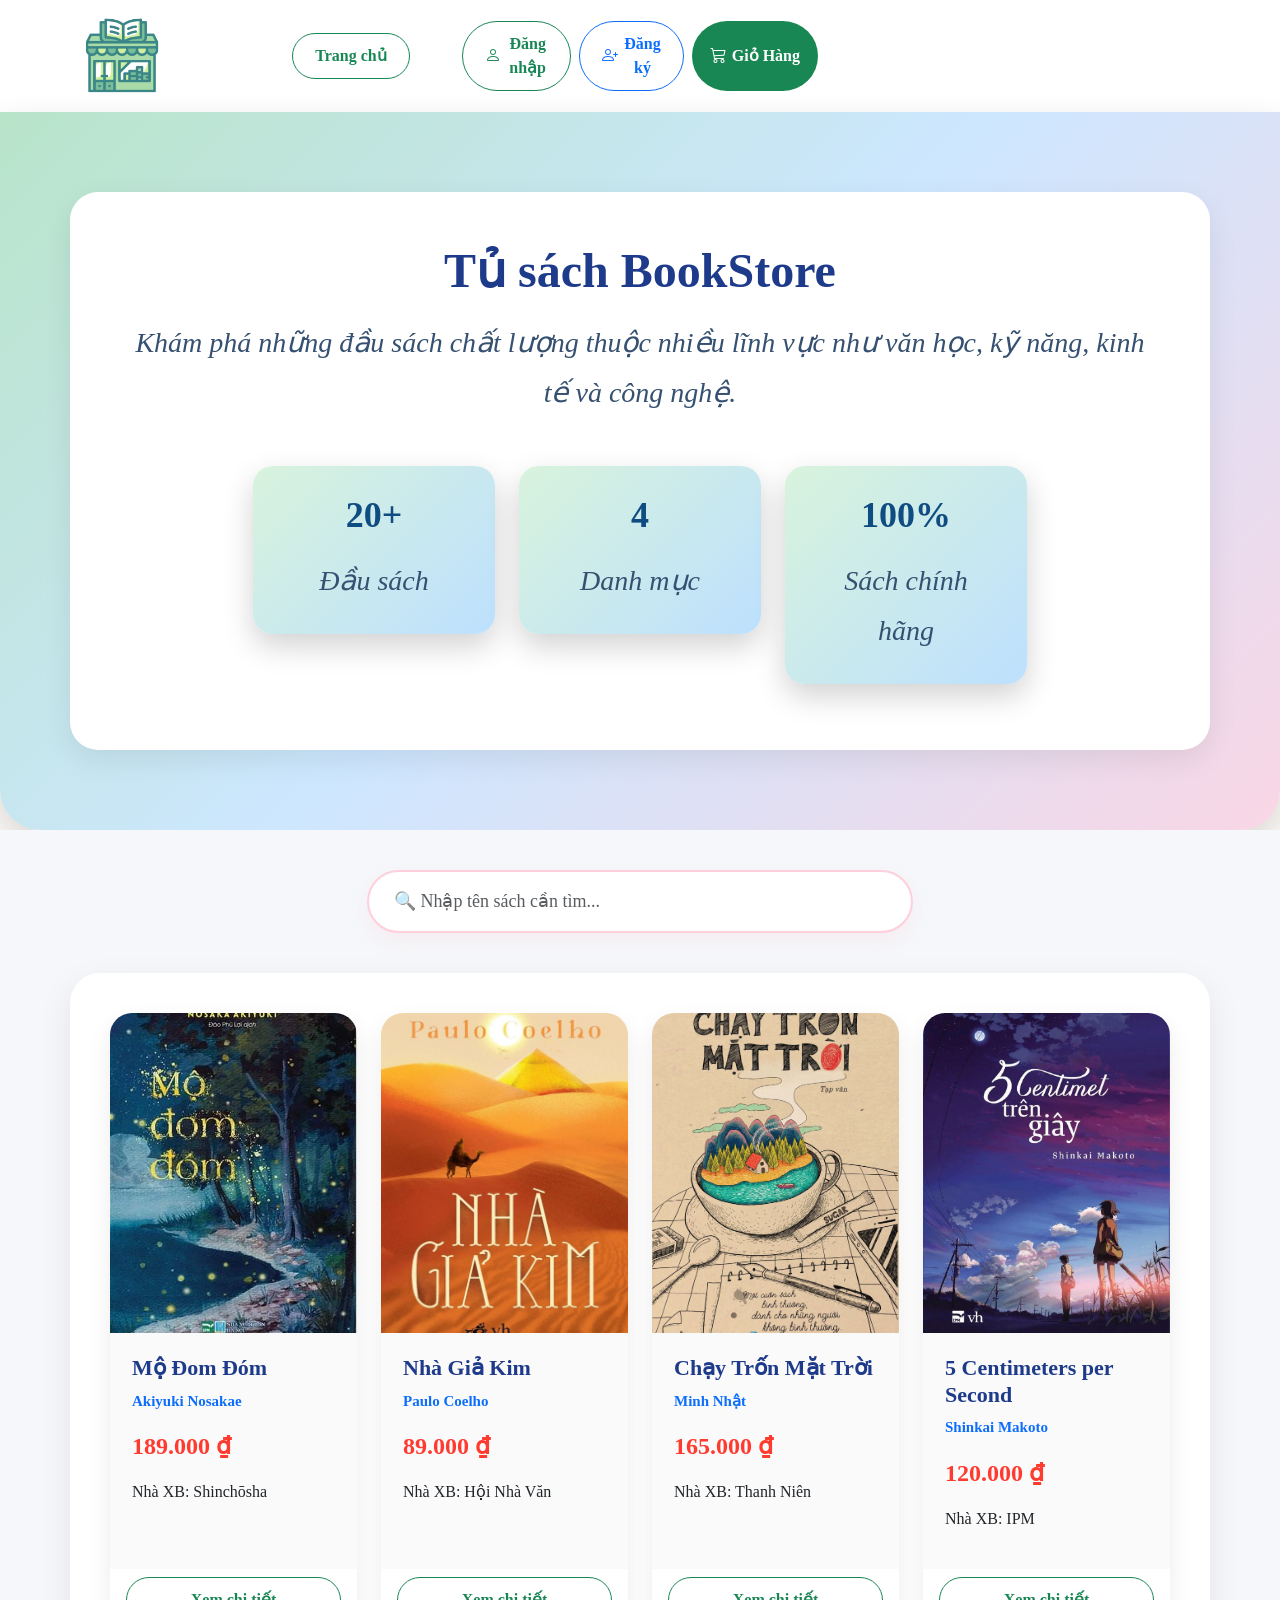
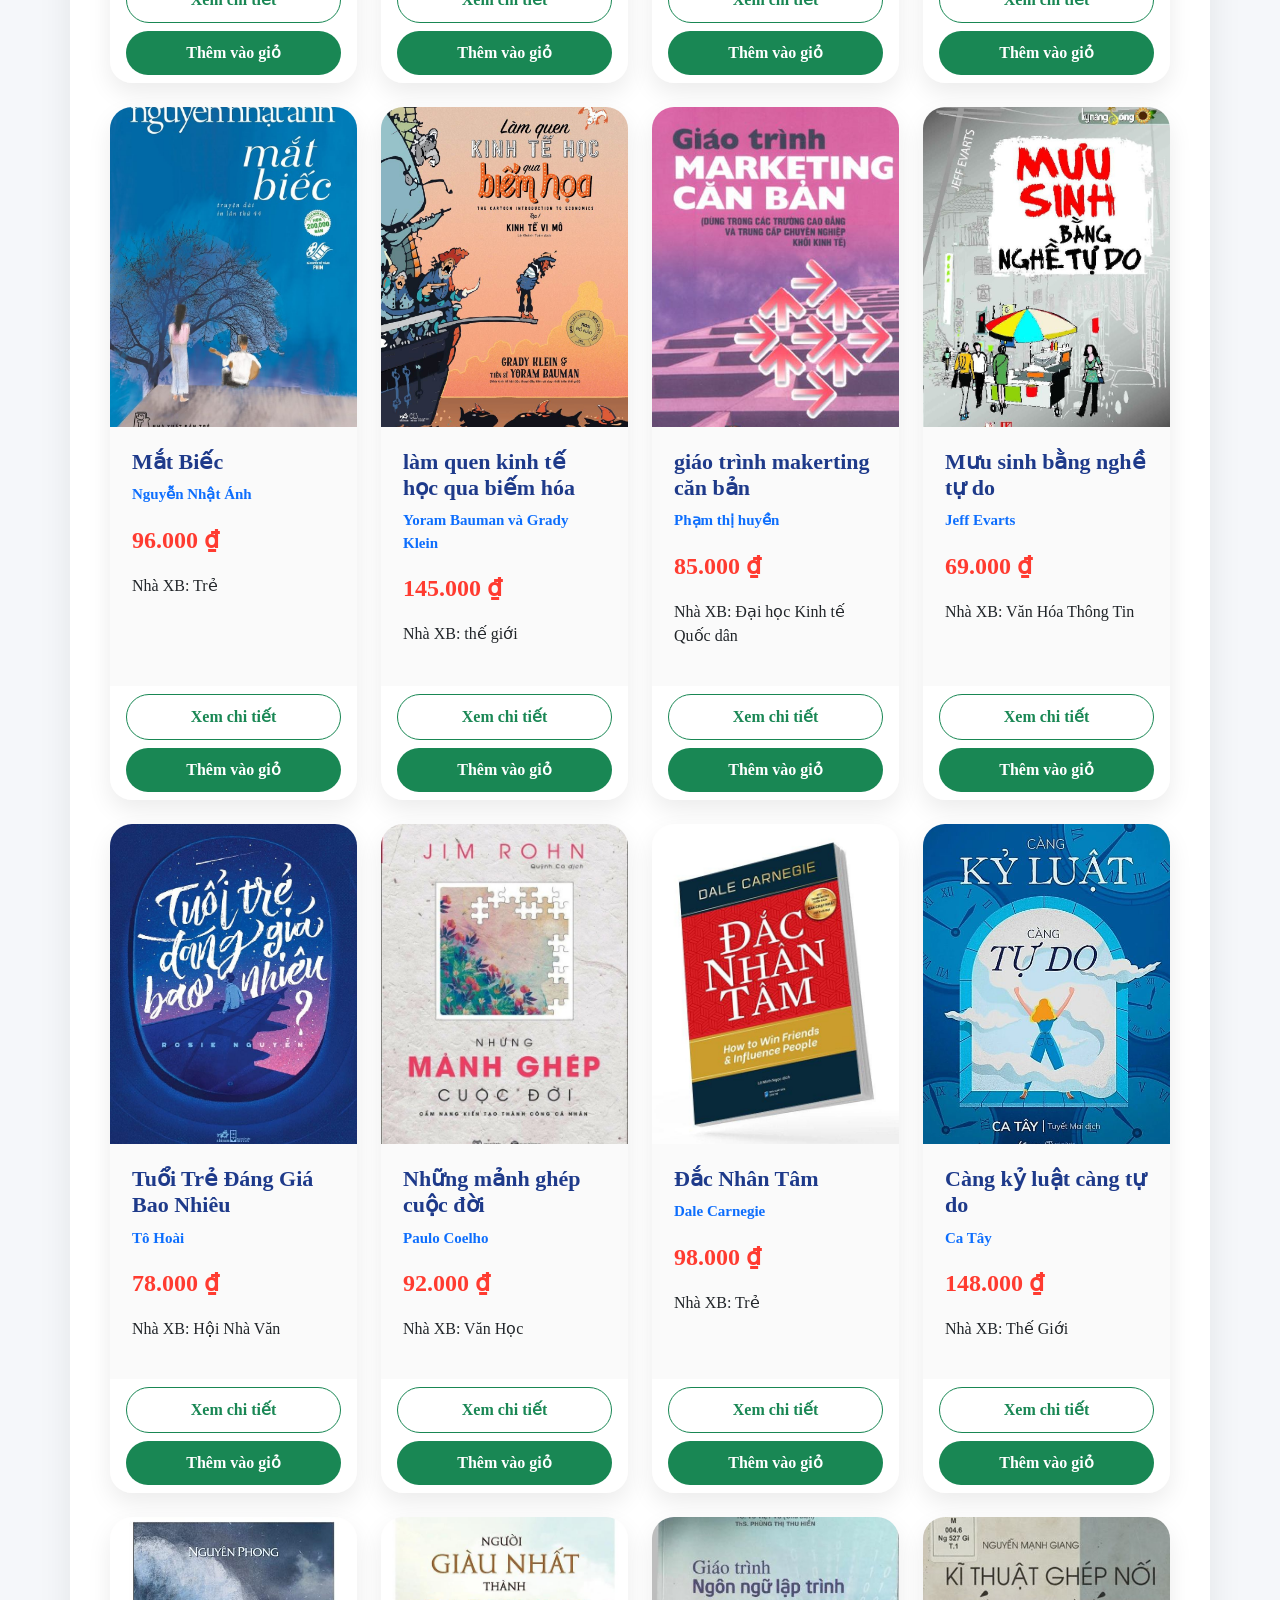
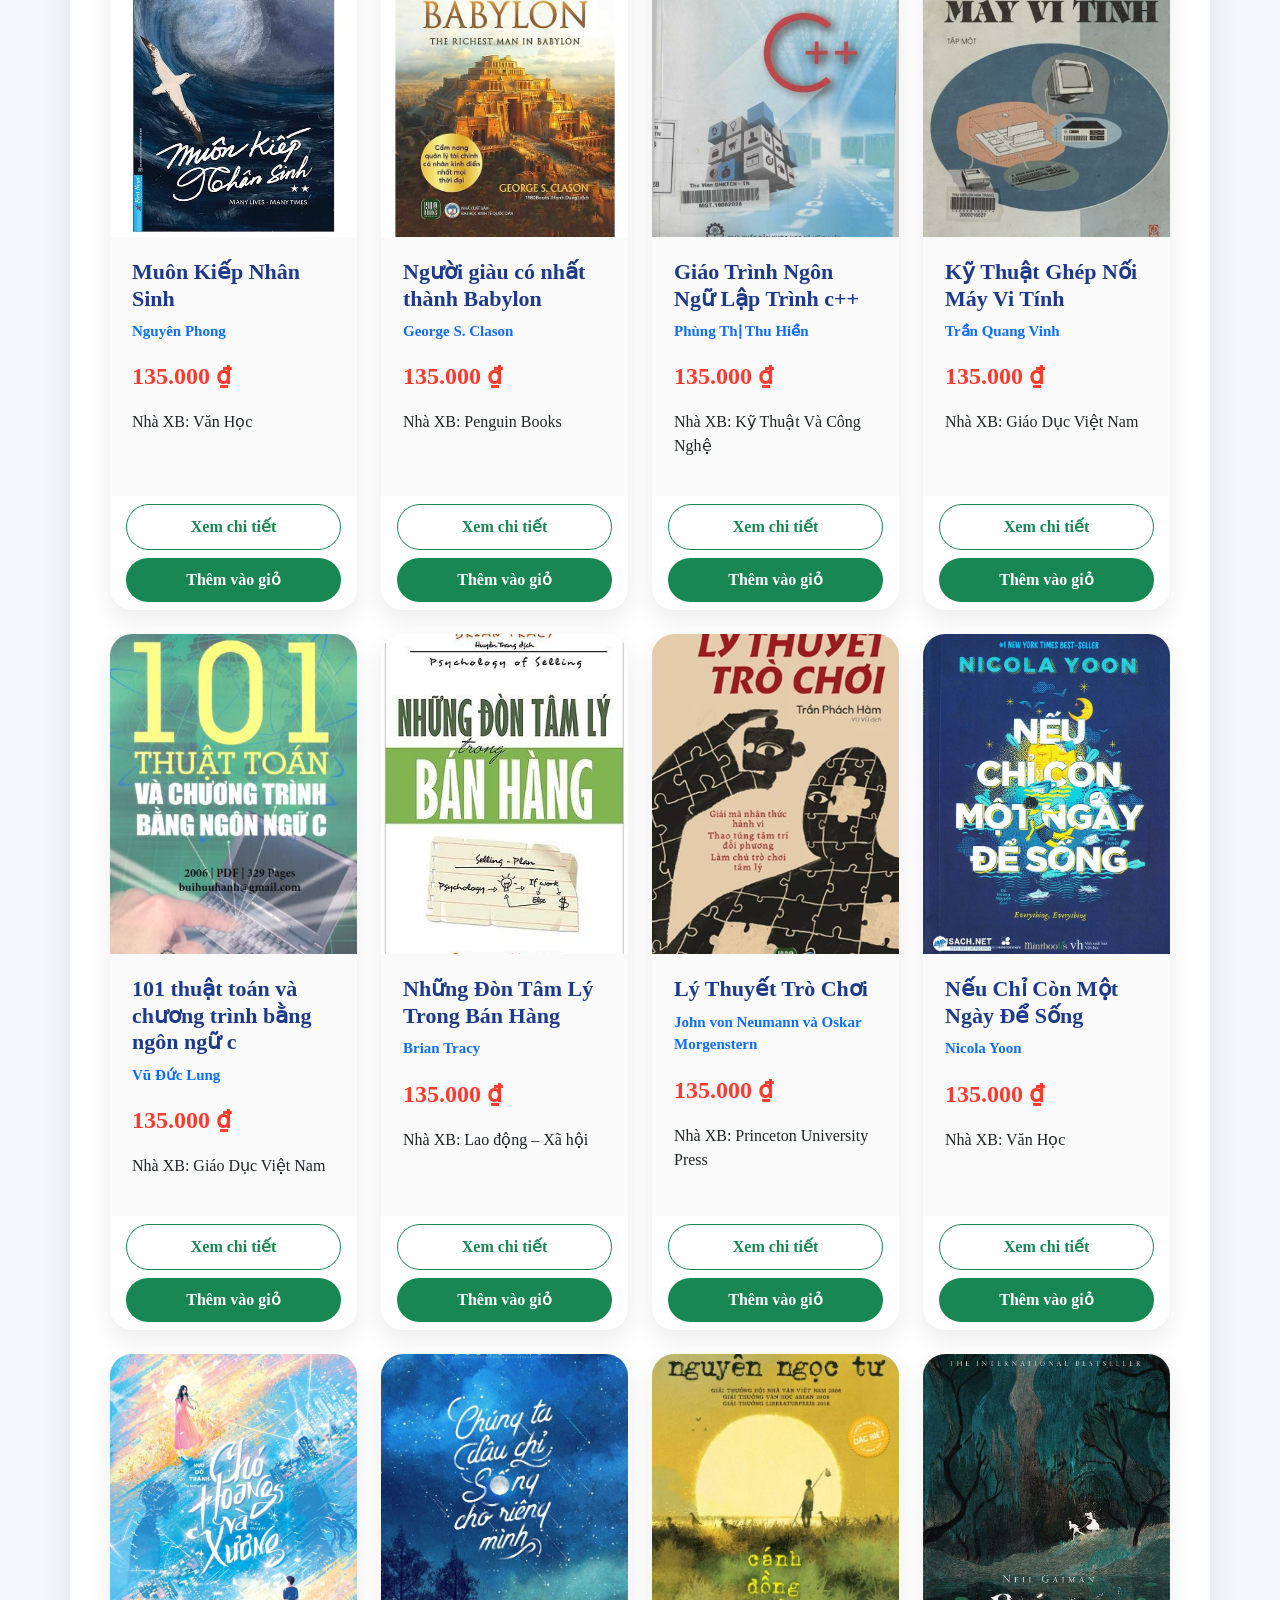
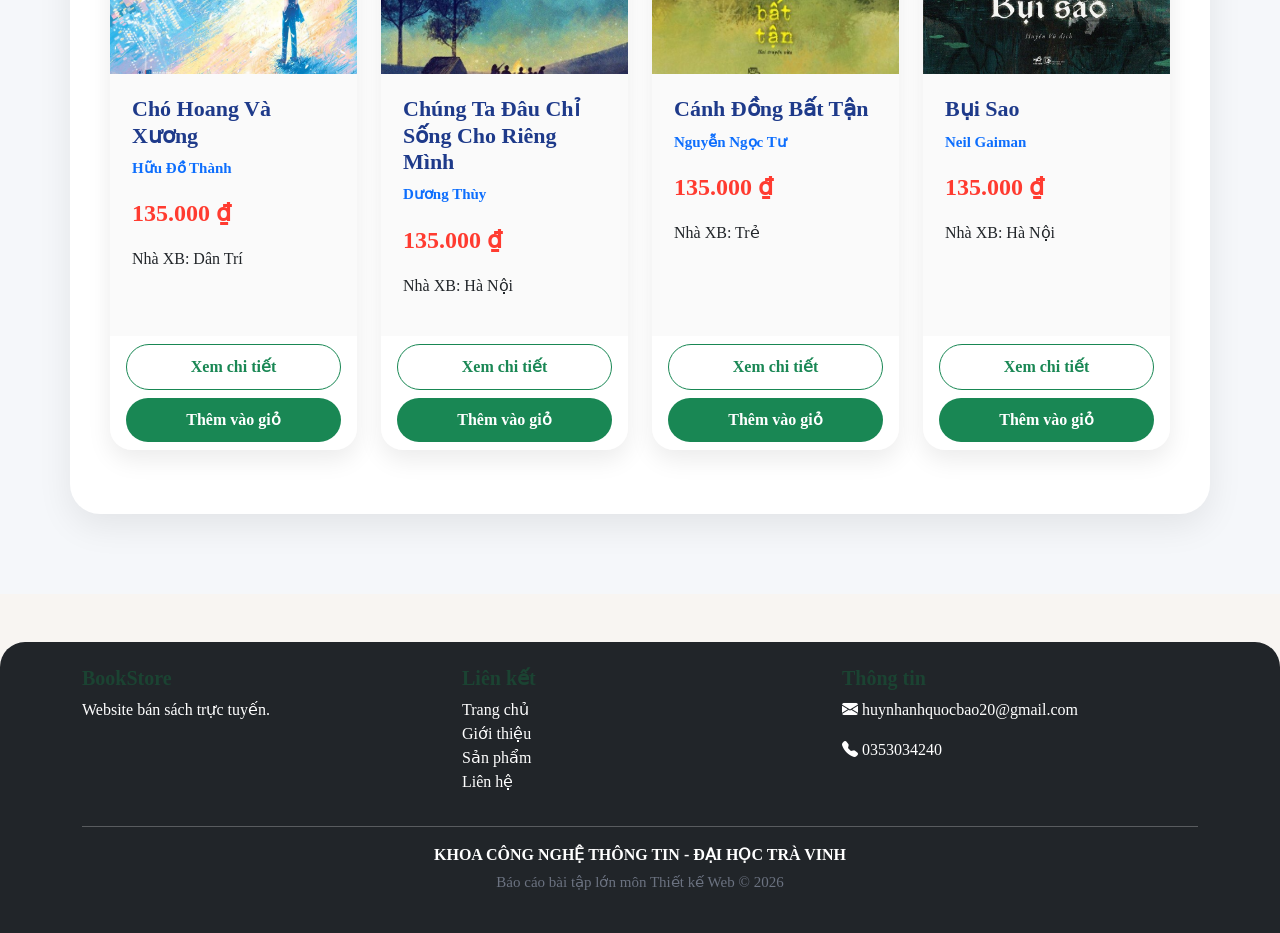
<file: html/san-pham.html>
<!DOCTYPE html>
<html lang="vi">

<head>

    <meta charset="UTF-8">

    <meta name="viewport"
          content="width=device-width, initial-scale=1.0">

    <title>Sản phẩm | BookStore</title>

    <!-- Bootstrap -->

    <link href="https://cdn.jsdelivr.net/npm/bootstrap@5.3.3/dist/css/bootstrap.min.css"
          rel="stylesheet">

    <!-- Bootstrap Icon -->

    <link href="https://cdn.jsdelivr.net/npm/bootstrap-icons@1.11.3/font/bootstrap-icons.css"
          rel="stylesheet">

    <!-- CSS -->

    <link rel="stylesheet"
          href="../css/style.css">

    <link rel="stylesheet"
          href="../css/product.css">

</head>

<body>

<!--================ HEADER =================-->

<header class="top-header shadow-sm">

    <div class="container">

        <div class="row align-items-center py-3">

            <!-- Logo -->

            <div class="col-lg-2">

                <a href="../index.html" class="logo text-decoration-none">

                    <img src="../assets/images/logo/logo.png"
                         alt="Logo">

                </a>

            </div>


            <!-- Menu -->

            <div class="col-lg-2 text-center">

                <a href="../index.html"
                   class="btn btn-outline-success me-2">

                    Trang chủ

                </a>
            </div>
            <!-- Tài khoản + Giỏ -->

<div class="col-lg-4 d-flex justify-content-end gap-2">

    <button
        class="btn btn-outline-success"
        data-bs-toggle="modal"
        data-bs-target="#loginModal">

        <i class="bi bi-person"></i>
        Đăng nhập

    </button>

    <button
        class="btn btn-outline-primary"
        data-bs-toggle="modal"
        data-bs-target="#registerModal">

        <i class="bi bi-person-plus"></i>
        Đăng ký

    </button>

    <button
        class="btn btn-success"
        data-bs-toggle="offcanvas"
        data-bs-target="#cartCanvas">

        <i class="bi bi-cart3"></i>
        Giỏ Hàng

    </button>

</div>

</div>

</div>

</header>
<!--================ TIÊU ĐỀ =================-->

<section class="product-banner">

    <div class="container text-center">

        <h1>Tủ sách BookStore</h1>

        <p class="lead">
            Khám phá những đầu sách chất lượng thuộc nhiều lĩnh vực như văn học,
            kỹ năng, kinh tế và công nghệ.
        </p>

        <div class="row mt-5 justify-content-center">

            <div class="col-md-3 mb-3">
                <div class="info-box">
                    <h3>20+</h3>
                    <p>Đầu sách</p>
                </div>
            </div>

            <div class="col-md-3 mb-3">
                <div class="info-box">
                    <h3>4</h3>
                    <p>Danh mục</p>
                </div>
            </div>

            <div class="col-md-3 mb-3">
                <div class="info-box">
                    <h3>100%</h3>
                    <p>Sách chính hãng</p>
                </div>
            </div>

        </div>

    </div>

</section>

<!--================ TÌM KIẾM =================-->

<section class="search-section">

    <div class="container">

        <div class="row">

            <div class="col-lg-6 mx-auto">

                <input
                    type="text"
                    id="searchBook"
                    class="form-control search-box"
                    placeholder="🔍 Nhập tên sách cần tìm...">

            </div>

        </div>

    </div>

</section>
<!--================ DANH SÁCH SÁCH =================-->

<section class="product-section">

    <div class="container">

        <div class="row"
             id="productList">

        </div>

    </div>

</section>
    <!--================ FOOTER =================-->

    <footer class="bg-dark text-white py-4 mt-5">

    <div class="container">

        <div class="row">

            <div class="col-md-4">

                <h5>BookStore</h5>

                <p>Website bán sách trực tuyến.</p>

            </div>

            <div class="col-md-4">

                <h5>Liên kết</h5>

                <ul class="list-unstyled">

                    <li><a href="../index.html" class="text-white text-decoration-none">Trang chủ</a></li>

                    <li><a href="gioi-thieu.html" class="text-white text-decoration-none">Giới thiệu</a></li>

                    <li><a href="san-pham.html" class="text-white text-decoration-none">Sản phẩm</a></li>

                    <li><a href="lien-he.html" class="text-white text-decoration-none">Liên hệ</a></li>

                </ul>

            </div>

            <div class="col-md-4">

                <h5>Thông tin</h5>

                <p><i class="bi bi-envelope-fill"></i> huynhanhquocbao20@gmail.com</p>

                <p><i class="bi bi-telephone-fill"></i> 0353034240</p>

            </div>

        </div>

        <hr>

        <p class="text-center mb-1 fw-bold">
            KHOA CÔNG NGHỆ THÔNG TIN - ĐẠI HỌC TRÀ VINH
        </p>

        <p class="text-center small text-muted">
            Báo cáo bài tập lớn môn Thiết kế Web © 2026
        </p>

    </div>

</footer>

<!-- MODAL ĐĂNG NHẬP -->
<!--================================================-->

<div class="modal fade" id="loginModal" tabindex="-1">

    <div class="modal-dialog">

        <div class="modal-content">

            <div class="modal-header bg-success text-white">

                <h5 class="modal-title">

                    <i class="bi bi-person-circle"></i>

                    Đăng nhập

                </h5>

                <button class="btn-close btn-close-white"
                        data-bs-dismiss="modal"></button>

            </div>

            <div class="modal-body">

                <form>

                    <div class="mb-3">

                        <label>Email</label>

                        <input type="email"
                               class="form-control"
                               placeholder="Nhập email">

                    </div>

                    <div class="mb-3">

                        <label>Mật khẩu</label>

                        <input type="password"
                               class="form-control"
                               placeholder="Nhập mật khẩu">

                    </div>

                    <button class="btn btn-success w-100">

                        Đăng nhập

                    </button>

                </form>

            </div>

        </div>

    </div>

</div>

<!--================================================-->
<!-- MODAL ĐĂNG KÝ -->
<!--================================================-->

<div class="modal fade" id="registerModal" tabindex="-1">

    <div class="modal-dialog">

        <div class="modal-content">

            <div class="modal-header bg-primary text-white">

                <h5 class="modal-title">

                    <i class="bi bi-person-plus"></i>

                    Đăng ký

                </h5>

                <button class="btn-close btn-close-white"
                        data-bs-dismiss="modal"></button>

            </div>

            <div class="modal-body">

                <form>

                    <div class="mb-3">

                        <label>Họ và tên</label>

                        <input type="text"
                               class="form-control">

                    </div>

                    <div class="mb-3">

                        <label>Email</label>

                        <input type="email"
                               class="form-control">

                    </div>

                    <div class="mb-3">

                        <label>Mật khẩu</label>

                        <input type="password"
                               class="form-control">

                    </div>

                    <div class="mb-3">

                        <label>Nhập lại mật khẩu</label>

                        <input type="password"
                               class="form-control">

                    </div>

                    <button class="btn btn-primary w-100">

                        Đăng ký

                    </button>

                </form>

            </div>

        </div>

    </div>

</div>

<!--================================================-->
<!-- OFFCANVAS GIỎ HÀNG -->
<!--================================================-->

<div class="offcanvas offcanvas-end"
     tabindex="-1"
     id="cartCanvas">

    <div class="offcanvas-header">

        <h5>

            <i class="bi bi-cart3"></i>

            Giỏ hàng

        </h5>

        <button class="btn-close"
                data-bs-dismiss="offcanvas"></button>

    </div>

    <div class="offcanvas-body">

        <div id="cartItems">

            <p class="text-center text-muted">

                Chưa có sản phẩm nào.

            </p>

        </div>

        <hr>

        <div class="d-flex justify-content-between">

            <strong>Tổng tiền:</strong>

            <strong id="cartTotal">

                0 ₫

            </strong>

        </div>

        <button class="btn btn-success w-100 mt-3">

            Thanh toán

        </button>

    </div>

</div>

<script src="https://cdn.jsdelivr.net/npm/bootstrap@5.3.3/dist/js/bootstrap.bundle.min.js"></script>

    <!-- JavaScript -->

    <script src="../js/database.js"></script>
    <script src="../js/cart.js"></script>
    <script src="../js/product.js"></script>

</body>

</html>
</file>
<file: css/style.css>
.logo img{
    width: 80px;
    height: auto;
    display: block;
}
.category img{
    width:150px;
    height:150px;
    object-fit:cover;
    object-position:center 100%;
    border-radius:50%;
}
.category-box{
    display:flex;
    flex-direction:column;
    align-items:center;
    justify-content:center;
    text-align:center;
}

.category-box img{
    width:170px;
    height:170px;
    object-fit:cover;
    border-radius:50%;
}

.category-box h5{
    margin-top:15px;
    font-size:30px;
    font-weight:500;
}
.category-box{
    cursor:pointer;
    transition:0.3s;
}

.category-box:hover{
    transform:translateY(-8px);
}

.category-box img{
    transition:0.3s;
}

.category-box:hover img{
    transform:scale(1.08);
}
.category-box:active{
    transform:scale(0.95);
}
.category-box{
    cursor:pointer;
    border-radius:15px;
    padding:15px;
    transition:all .3s;
}

.category-box.active{
    background:#198754;
    color:#fff;
    box-shadow:0 8px 20px rgba(25,135,84,.35);
}

.category-box.active h5{
    color:#fff;
}
body{
    font-family: "Times New Roman", Times, serif;
    background:#EEF6FF;
}
h1,h2,h3,h4,h5,h6{
    font-family: "Times New Roman", Times, serif;
    font-weight: bold;
    color:#1b4332;
}

.book-title{
    font-family: "Times New Roman", Times, serif;
    font-size:22px;
    font-weight:bold;
    color:#2d3436;
}

.text-muted{
    font-size:17px;
}

.text-danger{
    color:#d62828 !important;
    font-size:22px;
    font-weight:bold;
}
h2{
    color:#1e3a8a;
    font-weight:700;
    letter-spacing:.5px;
}
.book-title{
    color:#1f2937;
    font-weight:600;
    transition:.3s;
}

.book-title:hover{
    color:#2563eb;
}
.text-danger{
    color:#dc2626 !important;
    font-size:22px;
    font-weight:700;
}
.text-muted{
    color:#6b7280 !important;
    font-size:15px;
}
.book-card{
    border:none;
    border-radius:18px;
    overflow:hidden;
    transition:.35s;
}

.book-card:hover{

    transform:translateY(-10px);

    box-shadow:0 18px 35px rgba(0,0,0,.15);

}
.btn-success{

    background:#16a34a;

    border:none;

    border-radius:10px;

    font-weight:600;

    transition:.3s;

}

.btn-success:hover{

    background:#15803d;

    transform:scale(1.03);

}
.btn-outline-success{

    border-radius:10px;

    font-weight:600;

}
.navbar{

    background:linear-gradient(90deg,#1e3a8a,#2563eb);

}

.navbar a{

    color:white !important;

    font-weight:500;

}

.navbar a:hover{

    color:#fde68a !important;

}
.category-box{

    border-radius:20px;

    transition:.35s;

    padding:15px;

}

.category-box:hover{

    background:white;

    box-shadow:0 10px 25px rgba(0,0,0,.12);

}

.category-box h5{

    color:#1e293b;

    font-weight:600;

}
footer{

    background:#1e293b;

    color:white;

}

footer a{

    color:#cbd5e1;

}

footer a:hover{

    color:#38bdf8;

}
*{
    font-family: "Times New Roman", Times, serif;
}
section{
    background:#F5F7FA;
}
.navbar.bg-success{
    background:linear-gradient(90deg,#1e3a8a,#2563eb) !important;
}
/* Header */
.top-header{
    background:#ffffff;
}

/* Banner */
.banner{
    background:linear-gradient(135deg,#EEF5FF,#DDEBFF);
    padding:40px 0;
}

/* Danh mục */
.category{
    background:#F8FAFC;
}

/* Sách nổi bật */
.featured-book{
    background:#ffffff;
}

/* Sách mới */
.new-book{
    background:#F5F7FA;
}

/* Dịch vụ */
.service{
    background:#ffffff;
}
.header-action button{
    white-space: nowrap;
}

.top-header button{
    display:flex;
    align-items:center;
    gap:6px;
}
.navbar-nav .nav-link{
    font-size: 20px !important;
    font-weight: bold;
    padding: 10px 18px;
    transition: 0.3s;
}

.navbar-nav .nav-link:hover{
    color: #FFD54F !important;
}
.top-header .btn-success{
    padding: 8px 18px;
    white-space: nowrap;
}
/*==========================
      GIỚI THIỆU
===========================*/

/* Banner */
.about-banner{
    background:linear-gradient(135deg,#2563eb,#60a5fa);
    color:#fff;
    padding:70px 0;
}

.about-banner h1{
    color:#fff;
    font-size:48px;
}

.about-banner p{
    color:#eef4ff;
    font-size:20px;
}

/* Khối giới thiệu */
.about-content{
    background:#EEF6FF;
    padding:70px 0;
}

.about-content .row{
    background:#fff;
    border-radius:25px;
    padding:40px;
    box-shadow:0 12px 35px rgba(0,0,0,.12);
}

.about-content img{
    border-radius:20px;
    box-shadow:0 10px 30px rgba(0,0,0,.15);
}

.about-content h3{
    color:#1e3a8a;
    font-size:36px;
    margin-bottom:20px;
}

.about-content p{
    font-size:18px;
    line-height:1.9;
    text-align:justify;
}

/* Sứ mệnh */
.mission-section{
    background:#F7FAFF;
    padding:70px 0;
}

.mission-box{
    background:#fff;
    border-radius:20px;
    padding:35px 25px;
    text-align:center;
    box-shadow:0 8px 25px rgba(0,0,0,.08);
    transition:.3s;
    height:100%;
}

.mission-box:hover{
    transform:translateY(-8px);
    box-shadow:0 18px 35px rgba(0,0,0,.18);
}

.mission-box i{
    font-size:55px;
    margin-bottom:18px;
}

.mission-box h4{
    color:#1e3a8a;
    margin-bottom:15px;
}

/* Cam kết */
.commit-section{
    background:#EEF6FF;
    padding:70px 0;
}

.commit-section .row{
    background:#fff;
    border-radius:25px;
    padding:35px;
    box-shadow:0 12px 35px rgba(0,0,0,.12);
}

.list-group-item{
    border:none;
    border-radius:12px !important;
    margin-bottom:12px;
    background:#F8FBFF;
    font-size:18px;
    transition:.3s;
}

.list-group-item:hover{
    background:#DCEBFF;
    transform:translateX(8px);
}

.commit-section img{
    border-radius:20px;
    box-shadow:0 10px 30px rgba(0,0,0,.15);
}
/*==============================
      TRANG CHỦ ĐẸP HƠN
===============================*/

/* Nền toàn trang */
body{
    background:#F8F5F2;
}

/* Các section */
.banner{
    padding:60px 0;
}

.category{
    padding:50px 0 25px;
}

.featured-book{
    padding:25px 0;
}

.new-book{
    padding:25px 0;
}

.service{
    padding:50px 0;
}

/* Khung trắng */
.banner .container,
.category .container,
.featured-book .container,
.new-book .container,
.service .container{
    background:#ffffff;
    border-radius:28px;
    padding:45px;
    box-shadow:0 12px 35px rgba(0,0,0,.08);
}

/* Banner */
.banner{
    background:linear-gradient(135deg,#FFF6F8,#EEF6FF);
}

.banner h1{
    font-size:50px;
    color:#1e3a8a;
}

.banner p{
    font-size:20px;
    color:#555;
    line-height:1.8;
}

.banner img{
    border-radius:20px;
    box-shadow:0 15px 35px rgba(0,0,0,.18);
}

/* Tiêu đề */
.section-title{
    text-align:center;
    margin-bottom:10px;
}

.section-title h2{
    color:#1e3a8a;
    font-size:38px;
    position:relative;
    display:inline-block;
}

.section-title h2::after{
    content:"";
    display:block;
    width:70px;
    height:4px;
    background:#7CB9E8;
    margin:12px auto 0;
    border-radius:20px;
}

/* Danh mục */
.category-box{
    background:#FAFCFF;
    border-radius:22px;
    padding:25px;
    box-shadow:0 8px 20px rgba(0,0,0,.06);
}

.category-box:hover{
    background:#EEF6FF;
}

/* Card sách */
.card{
    border:none!important;
    border-radius:22px!important;
    overflow:hidden;
    box-shadow:0 10px 25px rgba(0,0,0,.08)!important;
}

.card:hover{
    transform:translateY(-10px);
}

/* Dịch vụ */
.service .col-md-4{
    background:#FDFDFD;
    border-radius:20px;
    padding:30px;
    transition:.3s;
}

.service .col-md-4:hover{
    transform:translateY(-8px);
    box-shadow:0 12px 25px rgba(0,0,0,.12);
}

.service i{
    font-size:50px!important;
}

/* Footer */
.footer{
    background:linear-gradient(90deg,#1e3a8a,#2563eb);
    color:#fff;
}
/*======================================
            TRANG LIÊN HỆ
======================================*/

.contact-banner{

    background:linear-gradient(135deg,#0F766E,#2563EB,#38BDF8);

    padding:90px 0;

    color:white;

    border-bottom-left-radius:50px;

    border-bottom-right-radius:50px;

}

.contact-banner h1{

    color:white;

    font-size:50px;

}

.contact-banner p{

    color:#eef7ff;

    font-size:20px;

}

.contact-section{

    margin-top:-50px;

    padding-bottom:80px;

}

.contact-info{

    background:linear-gradient(135deg,#2563EB,#60A5FA);

    color:white;

    padding:40px;

    border-radius:25px;

    height:100%;

    box-shadow:0 15px 35px rgba(0,0,0,.15);

}

.contact-info h3{

    color:white;

    margin-bottom:20px;

}

.info-item{

    margin:25px 0;

    font-size:18px;

}

.info-item i{

    font-size:24px;

    margin-right:12px;

}

.contact-form{

    background:white;

    padding:40px;

    border-radius:25px;

    box-shadow:0 15px 35px rgba(0,0,0,.10);

}

.contact-form h3{

    color:#1e3a8a;

}

.contact-form input,

.contact-form select,

.contact-form textarea{

    border-radius:15px;

    padding:14px;

}

.contact-form button{

    border-radius:50px;

    padding:14px;

    font-size:18px;

}
/* Header giới thiệu */
.header-title{
    background:linear-gradient(135deg,#E8F5E9,#E3F2FD);
    padding:15px 35px;
    border-radius:20px;
    box-shadow:0 8px 20px rgba(0,0,0,.12);
    text-align:center;
}

.header-title h5{
    font-family:"Times New Roman", Times, serif;
    font-size:40px;
    font-weight:bold;
    color:#1E3A8A;
    margin-bottom:8px;
}

.header-title small{
    display:block;
    font-family:"Times New Roman", Times, serif;
    font-size:22px;
    font-weight:600;
    color:#2563EB;
}
/*==================================
        GIAO DIỆN HỒNG PASTEL
==================================*/

/* Nền toàn trang */
body{
    font-family:"Times New Roman", Times, serif;
    background:#FFF5F7;
}

/* Nền các section */
.banner,
.category,
.featured-book,
.new-book,
.service{
    background:#FFF5F7;
    padding:40px 0;
}

/* Khung trắng có viền hồng */
.banner .container,
.category .container,
.featured-book .container,
.new-book .container,
.service .container{
    background:#FFFDFD;
    border:2px solid #FFC5D3;
    border-radius:28px;
    padding:40px;
    box-shadow:0 10px 30px rgba(255,182,193,.25);
}

/* Banner */
.banner{
    background:linear-gradient(135deg,#FFE8EF,#FFF7FA);
}

.banner .container{
    background:linear-gradient(135deg,#FFEAF2,#FFFDFD);
    border:3px solid #FFB6C8;
    box-shadow:0 18px 40px rgba(255,182,193,.35);
}

.banner h1{
    color:#1E3A8A;
    font-size:50px;
}

.banner p{
    color:#555;
}

.banner img{
    border-radius:20px;
    box-shadow:0 15px 30px rgba(0,0,0,.15);
}

/* Tiêu đề section */
.section-title{
    margin-bottom:25px;
    text-align:center;
}

.section-title h2{
    color:#1E3A8A;
    font-size:38px;
}

.section-title h2::after{
    content:"";
    display:block;
    width:80px;
    height:4px;
    margin:12px auto 0;
    border-radius:50px;
    background:#FF8FB1;
}

/* Danh mục */
.category-box{
    background:#FFF9FB;
    border:2px solid #FFD3DE;
    border-radius:22px;
    padding:25px;
    transition:.3s;
    box-shadow:0 8px 18px rgba(255,182,193,.18);
}

.category-box:hover{
    transform:translateY(-8px);
    background:#FFEFF4;
}

/* Card sách */
.card{
    border:2px solid #FFD3DE!important;
    border-radius:22px!important;
    overflow:hidden;
    background:#FFFDFD;
    box-shadow:0 10px 22px rgba(255,182,193,.18)!important;
    transition:.3s;
}

.card:hover{
    transform:translateY(-10px);
    box-shadow:0 18px 35px rgba(255,182,193,.30)!important;
}

/* Nút */
.btn{
    border-radius:50px!important;
    padding:10px 22px;
    font-weight:600;
}

.btn-success{
    background:#FF6F91;
    border:none;
}

.btn-success:hover{
    background:#FF4F7A;
}

/* Ô tìm kiếm */
input.form-control{
    border-radius:50px;
    border:2px solid #FFD0DB;
    box-shadow:0 8px 18px rgba(255,182,193,.15);
}

/* Footer */
.footer{
    background:linear-gradient(90deg,#FF8FB1,#FFA7C4);
    color:#fff;
}
#cartItems img{
    width: 90px;
    height: 130px;
    object-fit: cover;
    border-radius: 8px;
    flex-shrink: 0;
}
</file>
<file: css/product.css>
.card{
    border-radius:20px !important;
    overflow:hidden;
    border:none !important;
    transition:.35s;
    box-shadow:0 5px 20px rgba(0,0,0,.15) !important;
}

.card:hover{
    transform:translateY(-12px) scale(1.03);
    box-shadow:0 15px 35px rgba(0,0,0,.3) !important;
}

.card-img-top{
    height:320px;
    object-fit:cover;
    transition:.35s;
}

.card:hover .card-img-top{
    transform:scale(1.08);
}

.card-body{
    background:#fafafa;
}

.card-title{
    color:#198754;
    font-size:20px;
    font-weight:700;
}

.card .text-muted{
    color:#0d6efd !important;
    font-weight:600;
}

.card .text-danger{
    color:#ff3b30 !important;
    font-size:24px;
}

.btn-success{
    background:#198754;
    border-radius:50px;
}

.btn-outline-success{
    border-radius:50px;
}
body{
    background:rgb(0, 217, 255) !important;
}
/*==============================
        TRANG SẢN PHẨM
==============================*/

/* nền */
body{
    background:#F8F5F2 !important;
}

/* Banner */

.product-banner{
    background:linear-gradient(135deg,#B8E4C9,#CDE7FF,#F9D6E5);
    padding:80px 0;
    border-radius:0 0 40px 40px;
    box-shadow:0 10px 30px rgba(0,0,0,.12);
}
.product-banner h1{
    color:#7B2CBF;
    font-size:52px;
    font-weight:bold;
    text-shadow:2px 2px 8px rgba(255,255,255,.8);
}

.product-banner p{
    color:#355070;
    font-size:20px;
    margin-top:15px;
    font-style:italic;
}

.product-banner .container{

    background:#fff;

    border-radius:28px;

    padding:50px;

    box-shadow:0 10px 30px rgba(0,0,0,.08);

}

.product-banner h1{

    color:#1e3a8a;

    font-size:48px;

    font-weight:bold;

}

.product-banner p{

    font-size:20px;

    color:#666;

}

/* tìm kiếm */

.search-section{

    padding:40px 0;

}

.search-box{

    border-radius:50px;

    padding:16px 25px;

    font-size:18px;

    border:none;

    box-shadow:0 8px 20px rgba(0,0,0,.08);

}

.search-box:focus{

    box-shadow:0 0 0 .25rem rgba(37,99,235,.2);

}

/* danh sách */

.product-section{

    padding-bottom:80px;

}

.product-section .container{

    background:#fff;

    border-radius:30px;

    padding:40px;

    box-shadow:0 12px 35px rgba(0,0,0,.08);

}

/* card */

.card{

    border:none !important;

    border-radius:22px !important;

    overflow:hidden;

    transition:.35s;

    box-shadow:0 10px 25px rgba(0,0,0,.08)!important;

}

.card:hover{

    transform:translateY(-10px);

    box-shadow:0 18px 35px rgba(0,0,0,.15)!important;

}


.card-img-top{

    height:320px;

    object-fit:cover;

}

.card-body{

    padding:22px;

}

.card-title{

    color:#1e3a8a;

    font-size:22px;

    font-weight:bold;

}

.text-danger{

    color:#E53935 !important;

    font-size:24px;

}

.btn-success{

    border-radius:50px;

    padding:10px 20px;

}

.btn-outline-success{

    border-radius:50px;

}

/* Footer */

footer{

    margin-top:40px;

    border-top-left-radius:25px;

    border-top-right-radius:25px;

}
.info-box{
    background:linear-gradient(135deg,#D8F3DC,#BDE0FE);
    border-radius:20px;
    padding:28px;
    box-shadow:0 12px 30px rgba(0,0,0,.18);
    transition:.35s;
    border:none;
}

.info-box:hover{
    transform:translateY(-10px) scale(1.04);
    box-shadow:0 18px 40px rgba(0,0,0,.22);
}

.info-box h3{
    color:#0f4c81;
    font-size:36px;
    font-weight:bold;
}

.info-box p{
    color:#1f2937;
    font-size:18px;
    margin:0;
}
.product-banner p{
    font-family:"Times New Roman", Times, serif;
    font-size:28px;
    font-weight:500;
    color:#355070;
    margin-top:18px;
    line-height:1.8;
}
</file>
